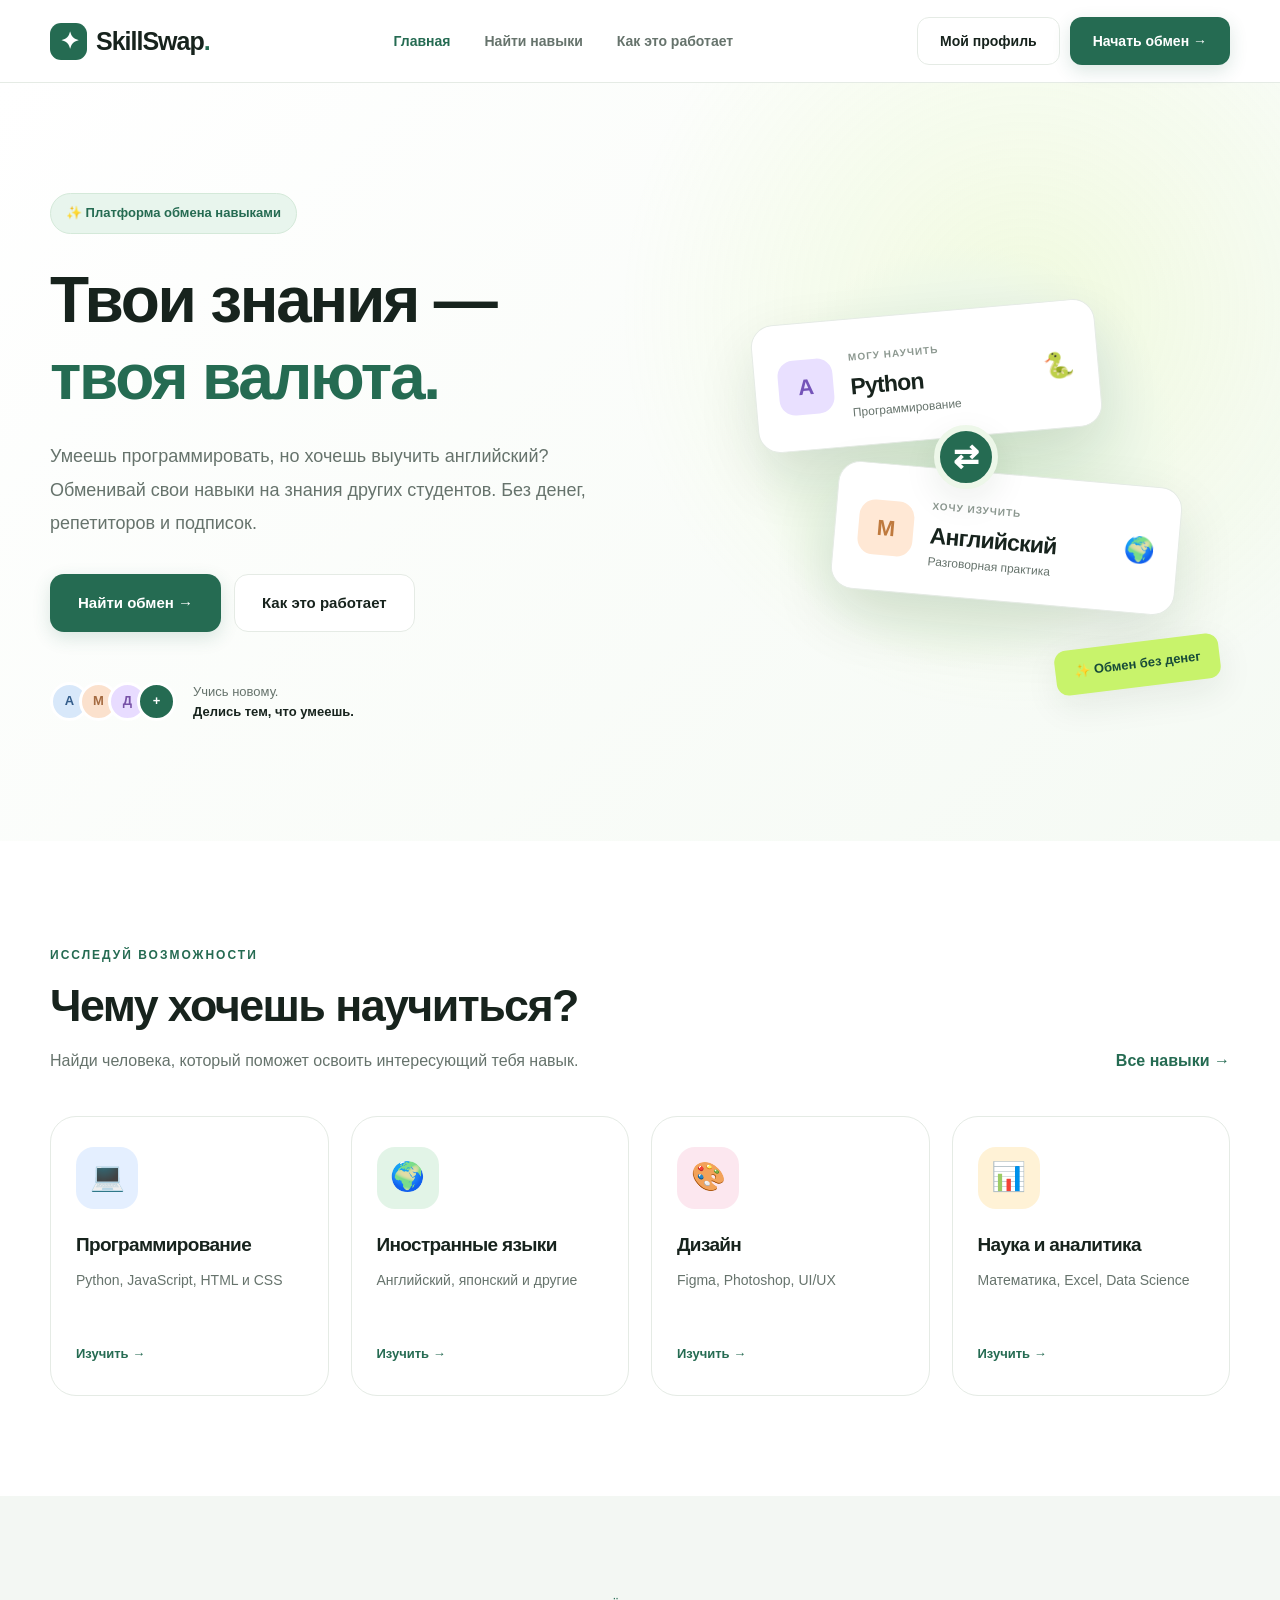
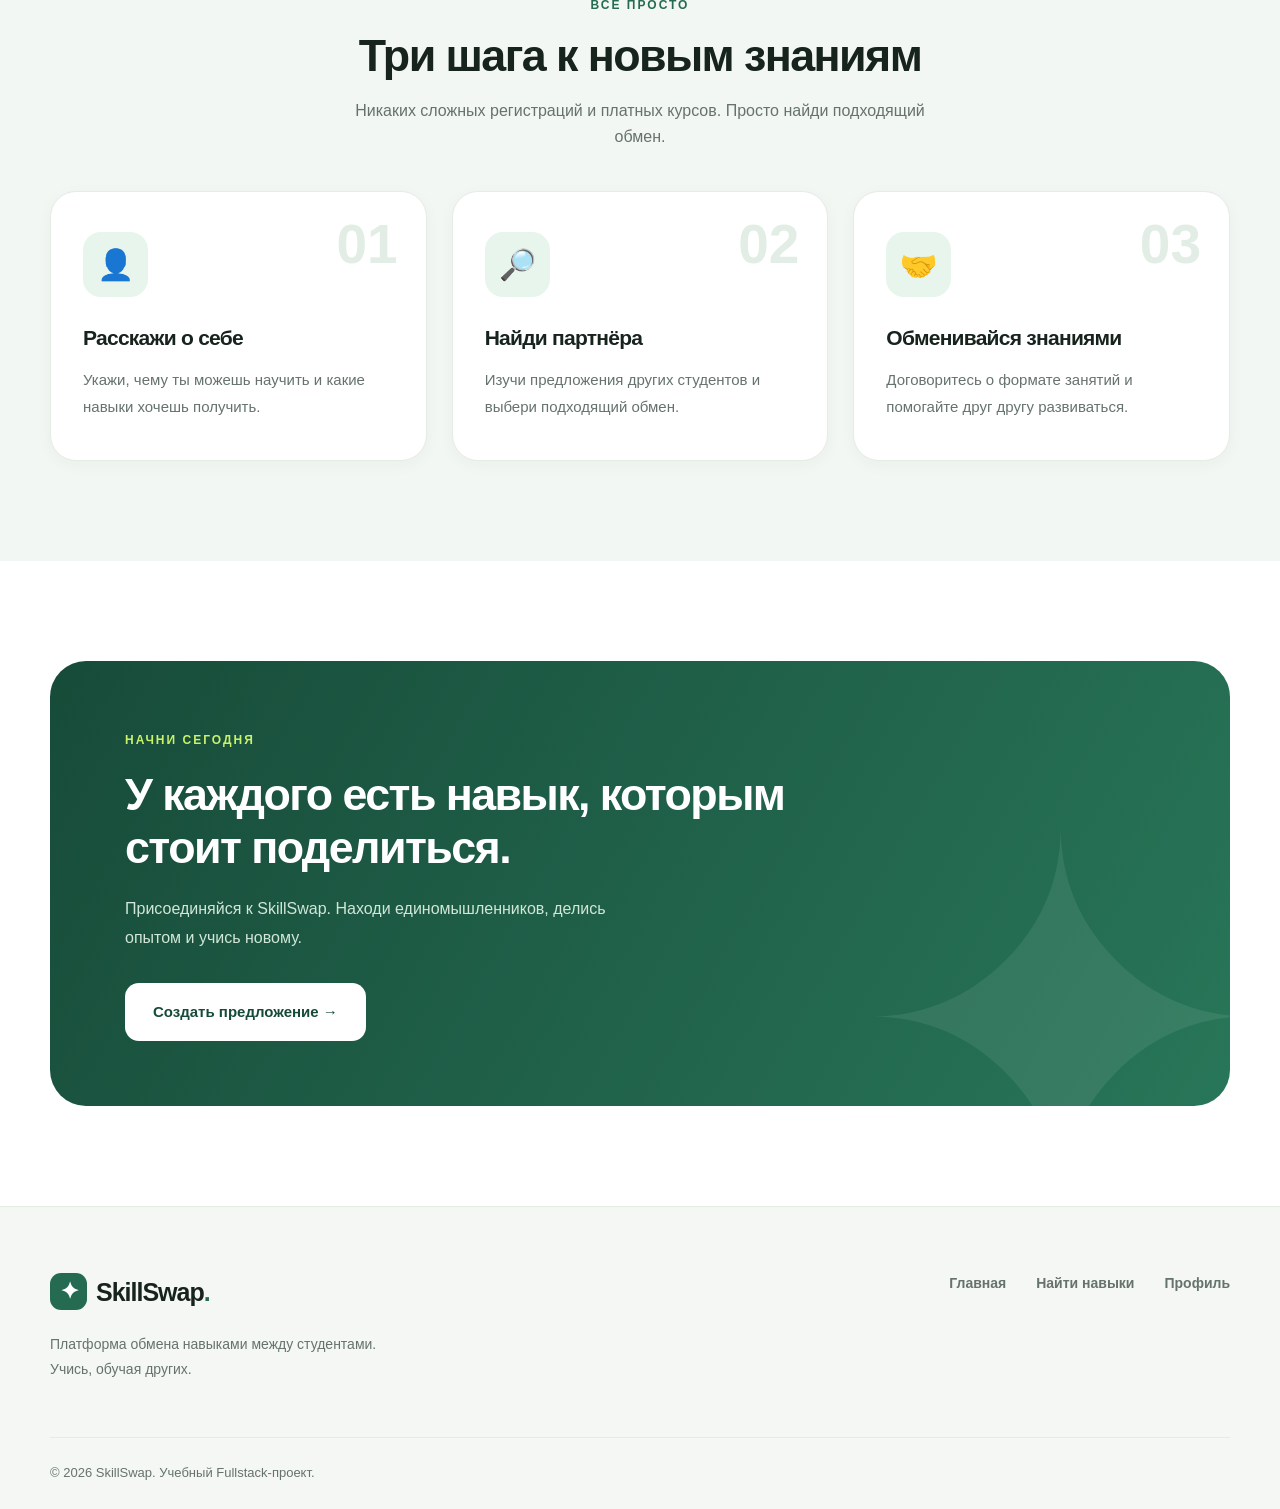
<file: index.html>
<!DOCTYPE html>
<html lang="ru">
<head>
    <meta charset="UTF-8">
    <meta name="viewport" content="width=device-width, initial-scale=1.0">

    <title>SkillSwap — Обменивайся знаниями</title>

    <link rel="stylesheet" href="css/style.css">
</head>

<body>

    <!-- НАВИГАЦИЯ -->
    <header class="header">
        <div class="container nav">

            <a href="index.html" class="logo">
                <span class="logo-icon">✦</span>
                SkillSwap<span class="logo-dot">.</span>
            </a>

            <nav class="nav-links" id="navLinks">
                <a href="index.html" class="active">Главная</a>
                <a href="offers.html">Найти навыки</a>
                <a href="#how-it-works">Как это работает</a>
            </nav>

            <div class="nav-actions">
                <a href="profile.html" class="btn btn-outline">
                    Мой профиль
                </a>

                <a href="offers.html" class="btn btn-primary">
                    Начать обмен →
                </a>
            </div>

            <button class="menu-toggle" id="menuToggle"
                    aria-label="Открыть меню"
                    aria-expanded="false">
                ☰
            </button>

        </div>
    </header>


    <main>

        <!-- ГЛАВНЫЙ ЭКРАН -->
        <section class="hero">

            <div class="container hero-grid">

                <div class="hero-content">

                    <div class="hero-badge">
                        ✨ Платформа обмена навыками
                    </div>

                    <h1>
                        Твои знания —
                        <span>твоя валюта.</span>
                    </h1>

                    <p class="hero-description">
                        Умеешь программировать, но хочешь выучить английский?
                        Обменивай свои навыки на знания других студентов.
                        Без денег, репетиторов и подписок.
                    </p>

                    <div class="hero-buttons">

                        <a href="offers.html" class="btn btn-primary btn-large">
                            Найти обмен →
                        </a>

                        <a href="#how-it-works"
                           class="btn btn-light btn-large">
                            Как это работает
                        </a>

                    </div>

                    <div class="hero-trust">

                        <div class="avatar-stack">
                            <span>А</span>
                            <span>М</span>
                            <span>Д</span>
                            <span>+</span>
                        </div>

                        <p>
                            Учись новому.<br>
                            <strong>Делись тем, что умеешь.</strong>
                        </p>

                    </div>

                </div>


                <!-- ВИЗУАЛЬНЫЙ БЛОК -->
                <div class="hero-visual">

                    <div class="visual-background"></div>

                    <div class="skill-card skill-card-one">

                        <div class="skill-avatar purple">
                            А
                        </div>

                        <div class="skill-info">
                            <span class="skill-label">МОГУ НАУЧИТЬ</span>
                            <h3>Python</h3>
                            <p>Программирование</p>
                        </div>

                        <div class="skill-icon">🐍</div>

                    </div>


                    <div class="exchange-icon">
                        ⇄
                    </div>


                    <div class="skill-card skill-card-two">

                        <div class="skill-avatar orange">
                            М
                        </div>

                        <div class="skill-info">
                            <span class="skill-label">ХОЧУ ИЗУЧИТЬ</span>
                            <h3>Английский</h3>
                            <p>Разговорная практика</p>
                        </div>

                        <div class="skill-icon">🌍</div>

                    </div>


                    <div class="floating-badge">
                        ✨ Обмен без денег
                    </div>

                </div>

            </div>

        </section>


        <!-- КАТЕГОРИИ -->
        <section class="categories section">

            <div class="container">

                <div class="section-heading">

                    <div>
                        <span class="section-label">
                            ИССЛЕДУЙ ВОЗМОЖНОСТИ
                        </span>

                        <h2>Чему хочешь научиться?</h2>

                        <p>
                            Найди человека, который поможет освоить
                            интересующий тебя навык.
                        </p>
                    </div>

                    <a href="offers.html" class="section-link">
                        Все навыки →
                    </a>

                </div>


                <div class="category-grid">

                    <a href="offers.html" class="category-card">

                        <div class="category-icon category-blue">
                            💻
                        </div>

                        <h3>Программирование</h3>

                        <p>Python, JavaScript, HTML и CSS</p>

                        <span>Изучить →</span>

                    </a>


                    <a href="offers.html" class="category-card">

                        <div class="category-icon category-green">
                            🌍
                        </div>

                        <h3>Иностранные языки</h3>

                        <p>Английский, японский и другие</p>

                        <span>Изучить →</span>

                    </a>


                    <a href="offers.html" class="category-card">

                        <div class="category-icon category-pink">
                            🎨
                        </div>

                        <h3>Дизайн</h3>

                        <p>Figma, Photoshop, UI/UX</p>

                        <span>Изучить →</span>

                    </a>


                    <a href="offers.html" class="category-card">

                        <div class="category-icon category-yellow">
                            📊
                        </div>

                        <h3>Наука и аналитика</h3>

                        <p>Математика, Excel, Data Science</p>

                        <span>Изучить →</span>

                    </a>

                </div>

            </div>

        </section>


        <!-- КАК ЭТО РАБОТАЕТ -->
        <section class="how-section section" id="how-it-works">

            <div class="container">

                <div class="section-heading centered">

                    <span class="section-label">
                        ВСЁ ПРОСТО
                    </span>

                    <h2>Три шага к новым знаниям</h2>

                    <p>
                        Никаких сложных регистраций и платных курсов.
                        Просто найди подходящий обмен.
                    </p>

                </div>


                <div class="steps-grid">

                    <div class="step-card">

                        <div class="step-number">01</div>

                        <div class="step-icon">👤</div>

                        <h3>Расскажи о себе</h3>

                        <p>
                            Укажи, чему ты можешь научить
                            и какие навыки хочешь получить.
                        </p>

                    </div>


                    <div class="step-card">

                        <div class="step-number">02</div>

                        <div class="step-icon">🔎</div>

                        <h3>Найди партнёра</h3>

                        <p>
                            Изучи предложения других студентов
                            и выбери подходящий обмен.
                        </p>

                    </div>


                    <div class="step-card">

                        <div class="step-number">03</div>

                        <div class="step-icon">🤝</div>

                        <h3>Обменивайся знаниями</h3>

                        <p>
                            Договоритесь о формате занятий
                            и помогайте друг другу развиваться.
                        </p>

                    </div>

                </div>

            </div>

        </section>


        <!-- ПРИЗЫВ К ДЕЙСТВИЮ -->
        <section class="cta-section">

            <div class="container">

                <div class="cta-box">

                    <div class="cta-content">

                        <span class="cta-label">
                            НАЧНИ СЕГОДНЯ
                        </span>

                        <h2>
                            У каждого есть навык,
                            которым стоит поделиться.
                        </h2>

                        <p>
                            Присоединяйся к SkillSwap.
                            Находи единомышленников,
                            делись опытом и учись новому.
                        </p>

                        <a href="profile.html"
                           class="btn btn-white btn-large">
                            Создать предложение →
                        </a>

                    </div>

                    <div class="cta-decoration">
                        ✦
                    </div>

                </div>

            </div>

        </section>

    </main>


    <!-- ПОДВАЛ -->
    <footer class="footer">

        <div class="container footer-content">

            <div class="footer-brand">

                <a href="index.html" class="logo">
                    <span class="logo-icon">✦</span>
                    SkillSwap<span class="logo-dot">.</span>
                </a>

                <p>
                    Платформа обмена навыками между студентами.
                    Учись, обучая других.
                </p>

            </div>


            <div class="footer-links">

                <a href="index.html">Главная</a>
                <a href="offers.html">Найти навыки</a>
                <a href="profile.html">Профиль</a>

            </div>

        </div>

        <div class="container footer-bottom">
            <p>© 2026 SkillSwap. Учебный Fullstack-проект.</p>
        </div>

    </footer>


    <script src="js/app.js"></script>

</body>
</html>
</file>
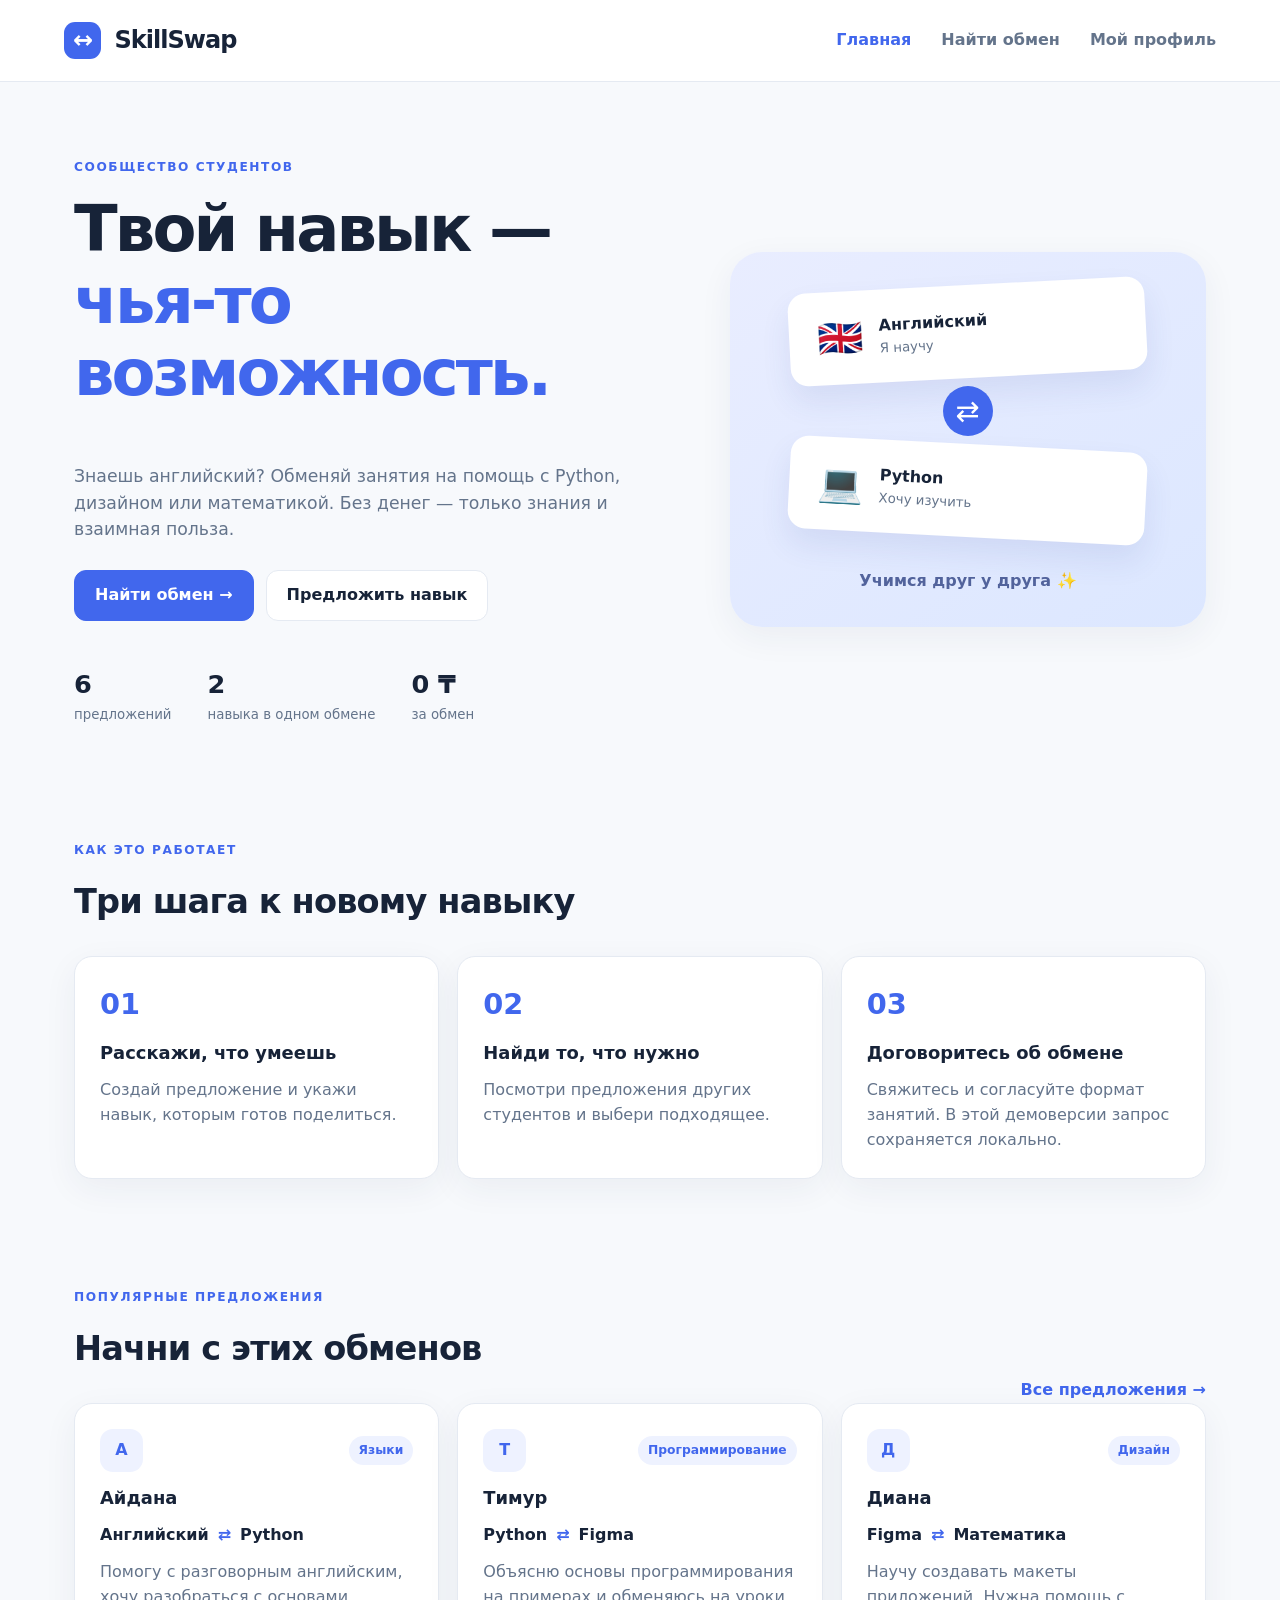
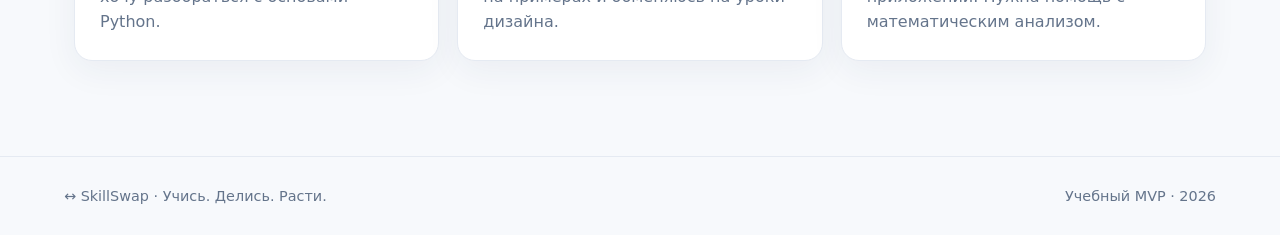
<file: skillswap/index.html>
<!doctype html><html lang="ru"><head><meta charset="utf-8"><meta name="viewport" content="width=device-width, initial-scale=1"><meta name="description" content="SkillSwap — обмен навыками между студентами"><title>SkillSwap — Обмен навыками</title><link rel="stylesheet" href="css/style.css"></head><body><header class="topbar"><a class="brand" href="index.html" aria-label="SkillSwap, главная"><span class="brand-icon">↔</span> SkillSwap</a><nav id="nav" class="nav" aria-label="Основная навигация"><a href="index.html" aria-current="page">Главная</a><a href="offers.html">Найти обмен</a><a href="profile.html">Мой профиль</a></nav><button class="menu-toggle" id="menuToggle" aria-expanded="false" aria-controls="nav">☰ <span class="sr-only">Открыть меню</span></button></header><main><section class="hero"><div class="hero-copy"><span class="eyebrow">Сообщество студентов</span><h1>Твой навык — <span>чья-то возможность.</span></h1><p>Знаешь английский? Обменяй занятия на помощь с Python, дизайном или математикой. Без денег — только знания и взаимная польза.</p><div class="actions"><a class="btn primary" href="offers.html">Найти обмен →</a><a class="btn secondary" href="profile.html">Предложить навык</a></div><div class="hero-stats"><div><strong id="offerCount">0</strong><small>предложений</small></div><div><strong>2</strong><small>навыка в одном обмене</small></div><div><strong>0 ₸</strong><small>за обмен</small></div></div></div><div class="hero-art" aria-label="Пример обмена навыками"><div class="bubble b1"><span>🇬🇧</span><div><b>Английский</b><small>Я научу</small></div></div><div class="swap-circle">⇄</div><div class="bubble b2"><span>💻</span><div><b>Python</b><small>Хочу изучить</small></div></div><div class="art-note">Учимся друг у друга ✨</div></div></section><section class="section"><div class="section-head"><div><span class="eyebrow">Как это работает</span><h2>Три шага к новому навыку</h2></div></div><div class="steps"><article class="step"><span class="step-num">01</span><h3>Расскажи, что умеешь</h3><p>Создай предложение и укажи навык, которым готов поделиться.</p></article><article class="step"><span class="step-num">02</span><h3>Найди то, что нужно</h3><p>Посмотри предложения других студентов и выбери подходящее.</p></article><article class="step"><span class="step-num">03</span><h3>Договоритесь об обмене</h3><p>Свяжитесь и согласуйте формат занятий. В этой демоверсии запрос сохраняется локально.</p></article></div></section><section class="section featured"><div class="section-head"><div><span class="eyebrow">Популярные предложения</span><h2>Начни с этих обменов</h2></div><a href="offers.html" class="text-link">Все предложения →</a></div><div class="card-grid" id="featuredCards"></div></section></main><footer class="footer"><span>↔ SkillSwap · Учись. Делись. Расти.</span><span>Учебный MVP · 2026</span></footer><script src="js/app.js" defer></script></body></html>
</file>
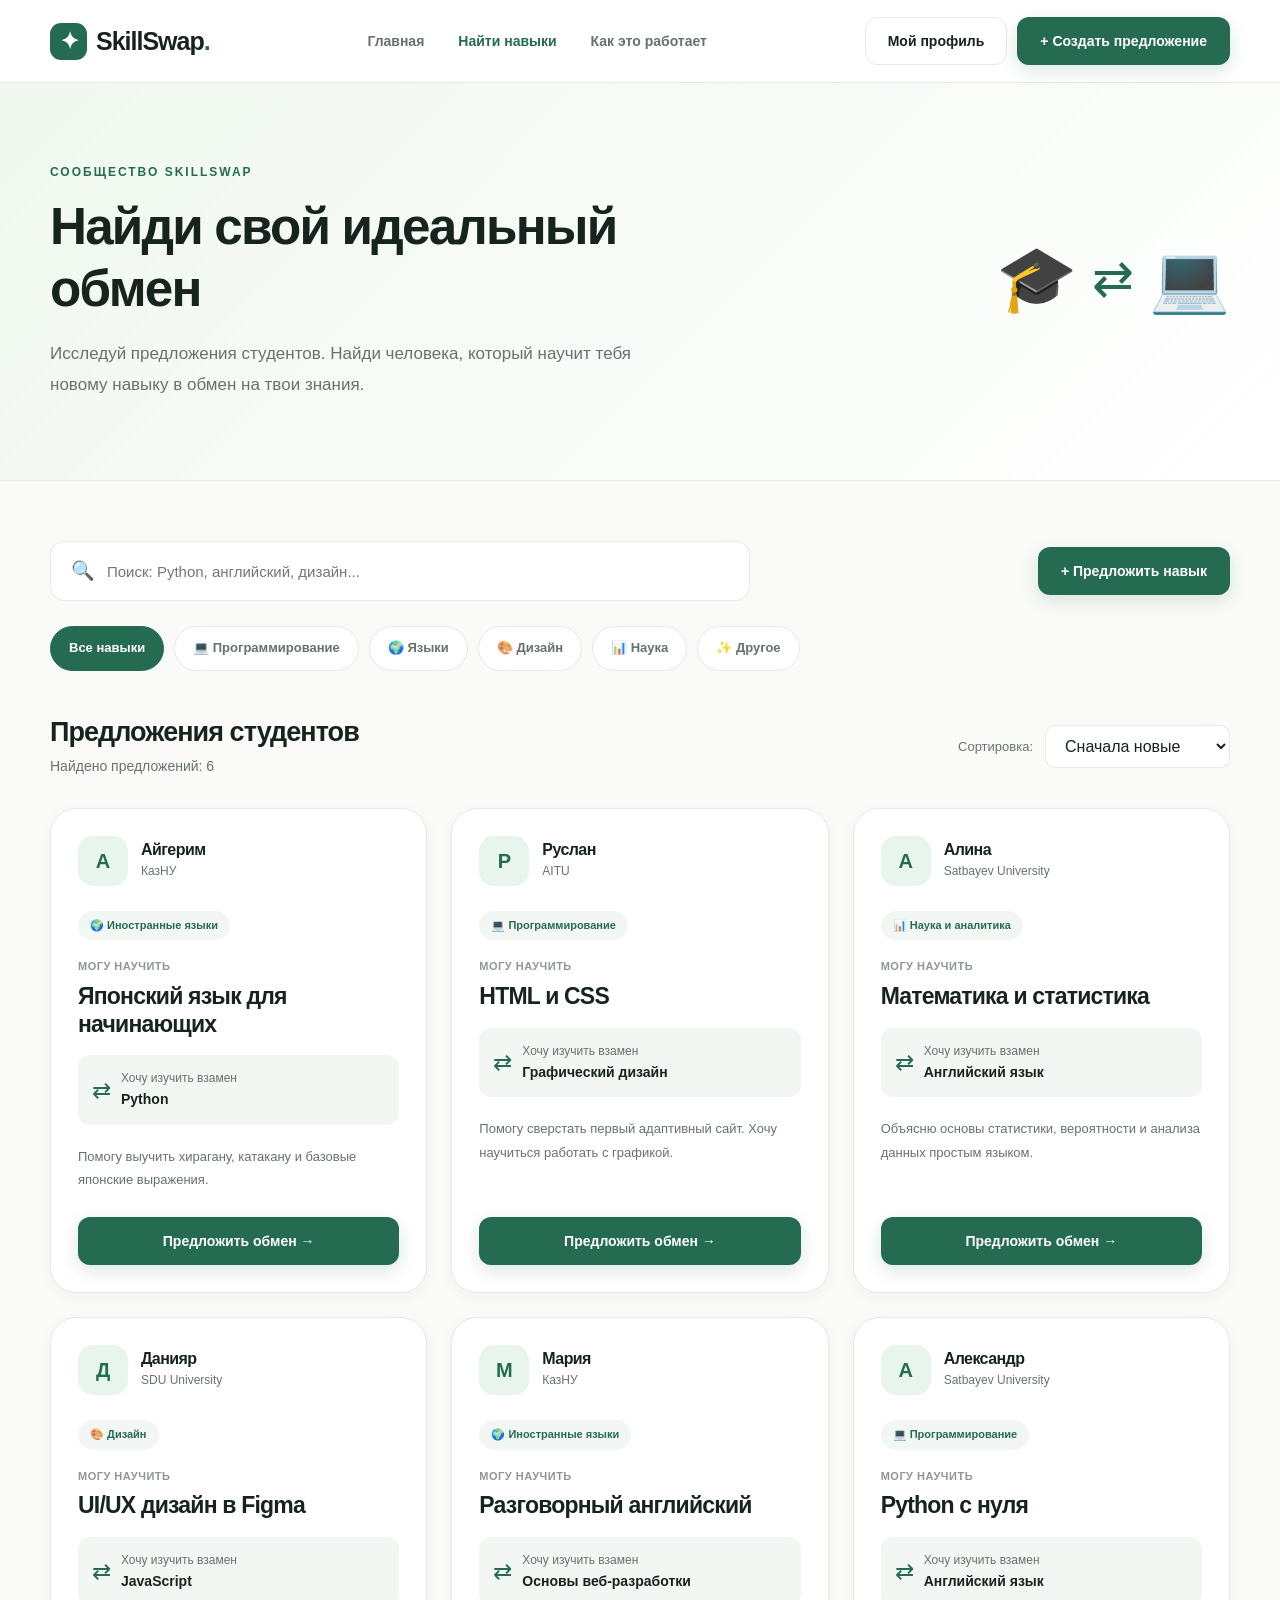
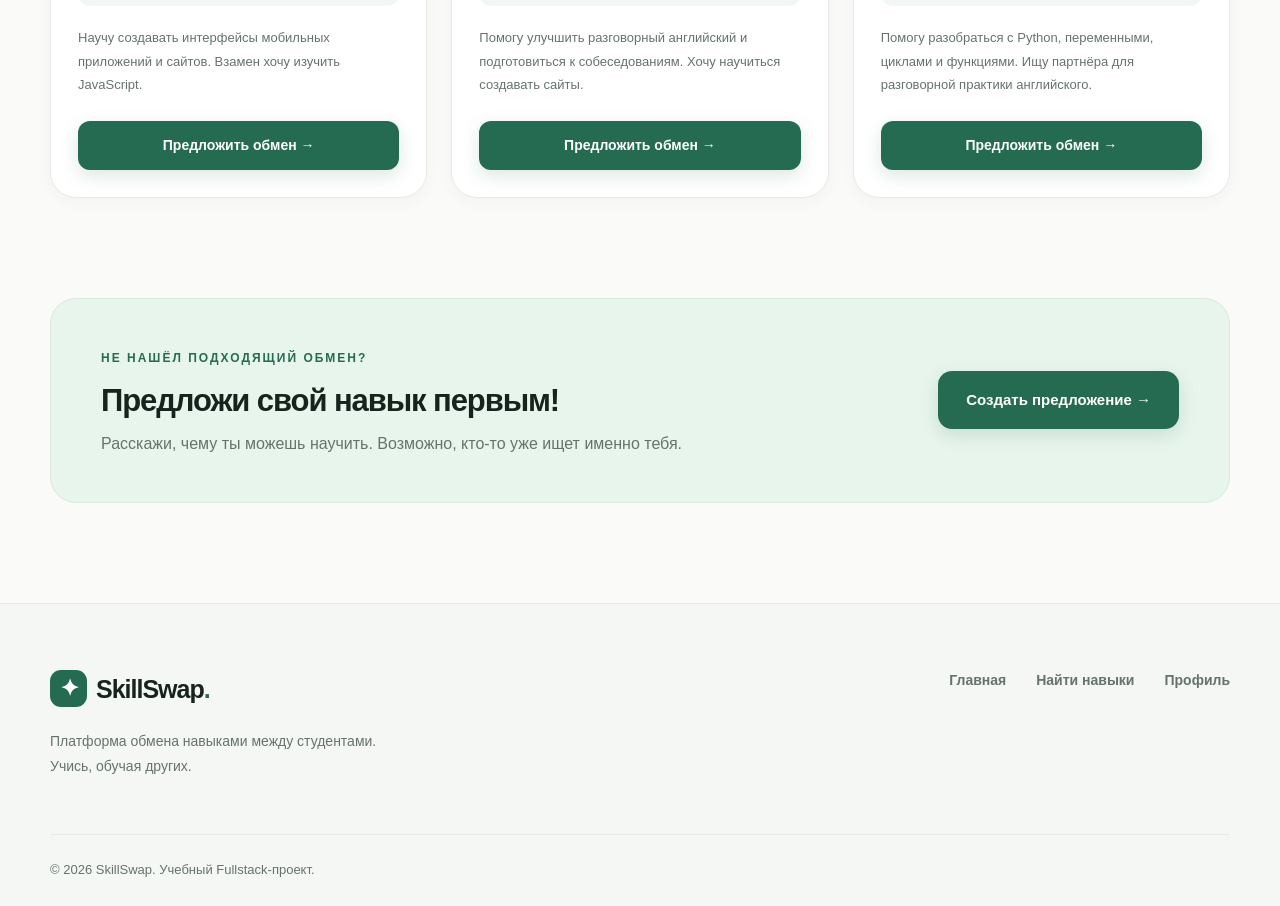
<file: offers.html>
<!DOCTYPE html>
<html lang="ru">
<head>
    <meta charset="UTF-8">
    <meta name="viewport" content="width=device-width, initial-scale=1.0">

    <title>Найти навыки — SkillSwap</title>

    <link rel="stylesheet" href="css/style.css">
</head>

<body>

    <!-- HEADER -->
    <header class="header">
        <div class="container nav">

            <a href="index.html" class="logo">
                <span class="logo-icon">✦</span>
                SkillSwap<span class="logo-dot">.</span>
            </a>

            <nav class="nav-links" id="navLinks">
                <a href="index.html">Главная</a>
                <a href="offers.html" class="active">Найти навыки</a>
                <a href="index.html#how-it-works">Как это работает</a>
            </nav>

            <div class="nav-actions">
                <a href="profile.html" class="btn btn-outline">
                    Мой профиль
                </a>

                <a href="profile.html" class="btn btn-primary">
                    + Создать предложение
                </a>
            </div>

            <button
                class="menu-toggle"
                id="menuToggle"
                type="button"
                aria-label="Открыть меню"
                aria-expanded="false">
                ☰
            </button>

        </div>
    </header>


    <main>

        <!-- ЗАГОЛОВОК -->
        <section class="catalog-hero">

            <div class="container">

                <div class="catalog-heading">

                    <div>
                        <span class="section-label">
                            СООБЩЕСТВО SKILLSWAP
                        </span>

                        <h1>Найди свой идеальный обмен</h1>

                        <p>
                            Исследуй предложения студентов.
                            Найди человека, который научит тебя
                            новому навыку в обмен на твои знания.
                        </p>
                    </div>

                    <div class="catalog-illustration" aria-hidden="true">
                        <span>🎓</span>
                        <span>⇄</span>
                        <span>💻</span>
                    </div>

                </div>

            </div>

        </section>


        <!-- КАТАЛОГ -->
        <section class="catalog-section">

            <div class="container">

                <!-- ПОИСК -->
                <div class="catalog-toolbar">

                    <div class="search-box">

                        <span class="search-icon" aria-hidden="true">
                            🔍
                        </span>

                        <input
                            type="search"
                            id="searchInput"
                            placeholder="Поиск: Python, английский, дизайн..."
                            aria-label="Поиск предложений">

                    </div>

                    <a href="profile.html" class="btn btn-primary">
                        + Предложить навык
                    </a>

                </div>


                <!-- ФИЛЬТРЫ -->
                <div class="catalog-filters" id="categoryFilters">

                    <button
                        type="button"
                        class="filter-btn active"
                        data-category="all">
                        Все навыки
                    </button>

                    <button
                        type="button"
                        class="filter-btn"
                        data-category="programming">
                        💻 Программирование
                    </button>

                    <button
                        type="button"
                        class="filter-btn"
                        data-category="languages">
                        🌍 Языки
                    </button>

                    <button
                        type="button"
                        class="filter-btn"
                        data-category="design">
                        🎨 Дизайн
                    </button>

                    <button
                        type="button"
                        class="filter-btn"
                        data-category="science">
                        📊 Наука
                    </button>

                    <button
                        type="button"
                        class="filter-btn"
                        data-category="other">
                        ✨ Другое
                    </button>

                </div>


                <!-- КОЛИЧЕСТВО ПРЕДЛОЖЕНИЙ -->
                <div class="catalog-results">

                    <div>
                        <h2>Предложения студентов</h2>

                        <p id="resultsCount">
                            Загружаем предложения...
                        </p>
                    </div>

                    <div class="catalog-sort">
                        <label for="sortSelect">Сортировка:</label>

                        <select id="sortSelect">
                            <option value="newest">Сначала новые</option>
                            <option value="az">По названию А–Я</option>
                        </select>
                    </div>

                </div>


                <!-- КАРТОЧКИ -->
                <div class="offers-grid" id="offersGrid">

                    <!--
                        Карточки создаются через JavaScript.
                        Это позволяет искать, фильтровать
                        и добавлять предложения без перезагрузки.
                    -->

                </div>


                <!-- ПУСТОЙ РЕЗУЛЬТАТ -->
                <div class="empty-state" id="emptyState" hidden>

                    <div class="empty-icon">🔎</div>

                    <h3>Ничего не найдено</h3>

                    <p>
                        Попробуй изменить поисковый запрос
                        или выбрать другую категорию.
                    </p>

                    <button
                        type="button"
                        class="btn btn-primary"
                        id="resetFilters">
                        Сбросить фильтры
                    </button>

                </div>

            </div>

        </section>


        <!-- ДОПОЛНИТЕЛЬНЫЙ БЛОК -->
        <section class="catalog-cta">

            <div class="container">

                <div class="catalog-cta-box">

                    <div>
                        <span class="section-label">
                            НЕ НАШЁЛ ПОДХОДЯЩИЙ ОБМЕН?
                        </span>

                        <h2>Предложи свой навык первым!</h2>

                        <p>
                            Расскажи, чему ты можешь научить.
                            Возможно, кто-то уже ищет именно тебя.
                        </p>
                    </div>

                    <a href="profile.html" class="btn btn-primary btn-large">
                        Создать предложение →
                    </a>

                </div>

            </div>

        </section>

    </main>


    <!-- МОДАЛЬНОЕ ОКНО -->
    <div class="modal-overlay" id="exchangeModal" hidden>

        <div
            class="modal"
            role="dialog"
            aria-modal="true"
            aria-labelledby="modalTitle">

            <div class="modal-header">

                <div>
                    <span class="section-label">
                        НОВЫЙ ОБМЕН
                    </span>

                    <h2 id="modalTitle">
                        Предложить обмен
                    </h2>
                </div>

                <button
                    type="button"
                    class="modal-close"
                    id="closeModal"
                    aria-label="Закрыть окно">
                    ×
                </button>

            </div>


            <p class="modal-description" id="modalDescription">
                Расскажи, какой навык ты можешь предложить взамен.
            </p>


            <form id="exchangeForm">

                <input type="hidden" id="selectedOfferId">

                <div class="form-group">

                    <label for="exchangeName">
                        Твоё имя
                    </label>

                    <input
                        type="text"
                        id="exchangeName"
                        placeholder="Например, Томирис"
                        maxlength="60"
                        required>

                </div>


                <div class="form-group">

                    <label for="exchangeSkill">
                        Чему ты можешь научить?
                    </label>

                    <input
                        type="text"
                        id="exchangeSkill"
                        placeholder="Например, английский язык"
                        maxlength="100"
                        required>

                </div>


                <div class="form-group">

                    <label for="exchangeMessage">
                        Сообщение
                    </label>

                    <textarea
                        id="exchangeMessage"
                        placeholder="Расскажи немного о себе и предложи формат обмена..."
                        maxlength="500"
                        required></textarea>

                </div>


                <div class="modal-actions">

                    <button
                        type="button"
                        class="btn btn-outline"
                        id="cancelExchange">
                        Отмена
                    </button>

                    <button
                        type="submit"
                        class="btn btn-primary">
                        Отправить заявку →
                    </button>

                </div>

            </form>

        </div>

    </div>


    <!-- FOOTER -->
    <footer class="footer">

        <div class="container footer-content">

            <div class="footer-brand">

                <a href="index.html" class="logo">
                    <span class="logo-icon">✦</span>
                    SkillSwap<span class="logo-dot">.</span>
                </a>

                <p>
                    Платформа обмена навыками между студентами.
                    Учись, обучая других.
                </p>

            </div>

            <div class="footer-links">
                <a href="index.html">Главная</a>
                <a href="offers.html">Найти навыки</a>
                <a href="profile.html">Профиль</a>
            </div>

        </div>

        <div class="container footer-bottom">
            <p>© 2026 SkillSwap. Учебный Fullstack-проект.</p>
        </div>

    </footer>


    <script src="js/app.js"></script>

</body>
</html>
</file>
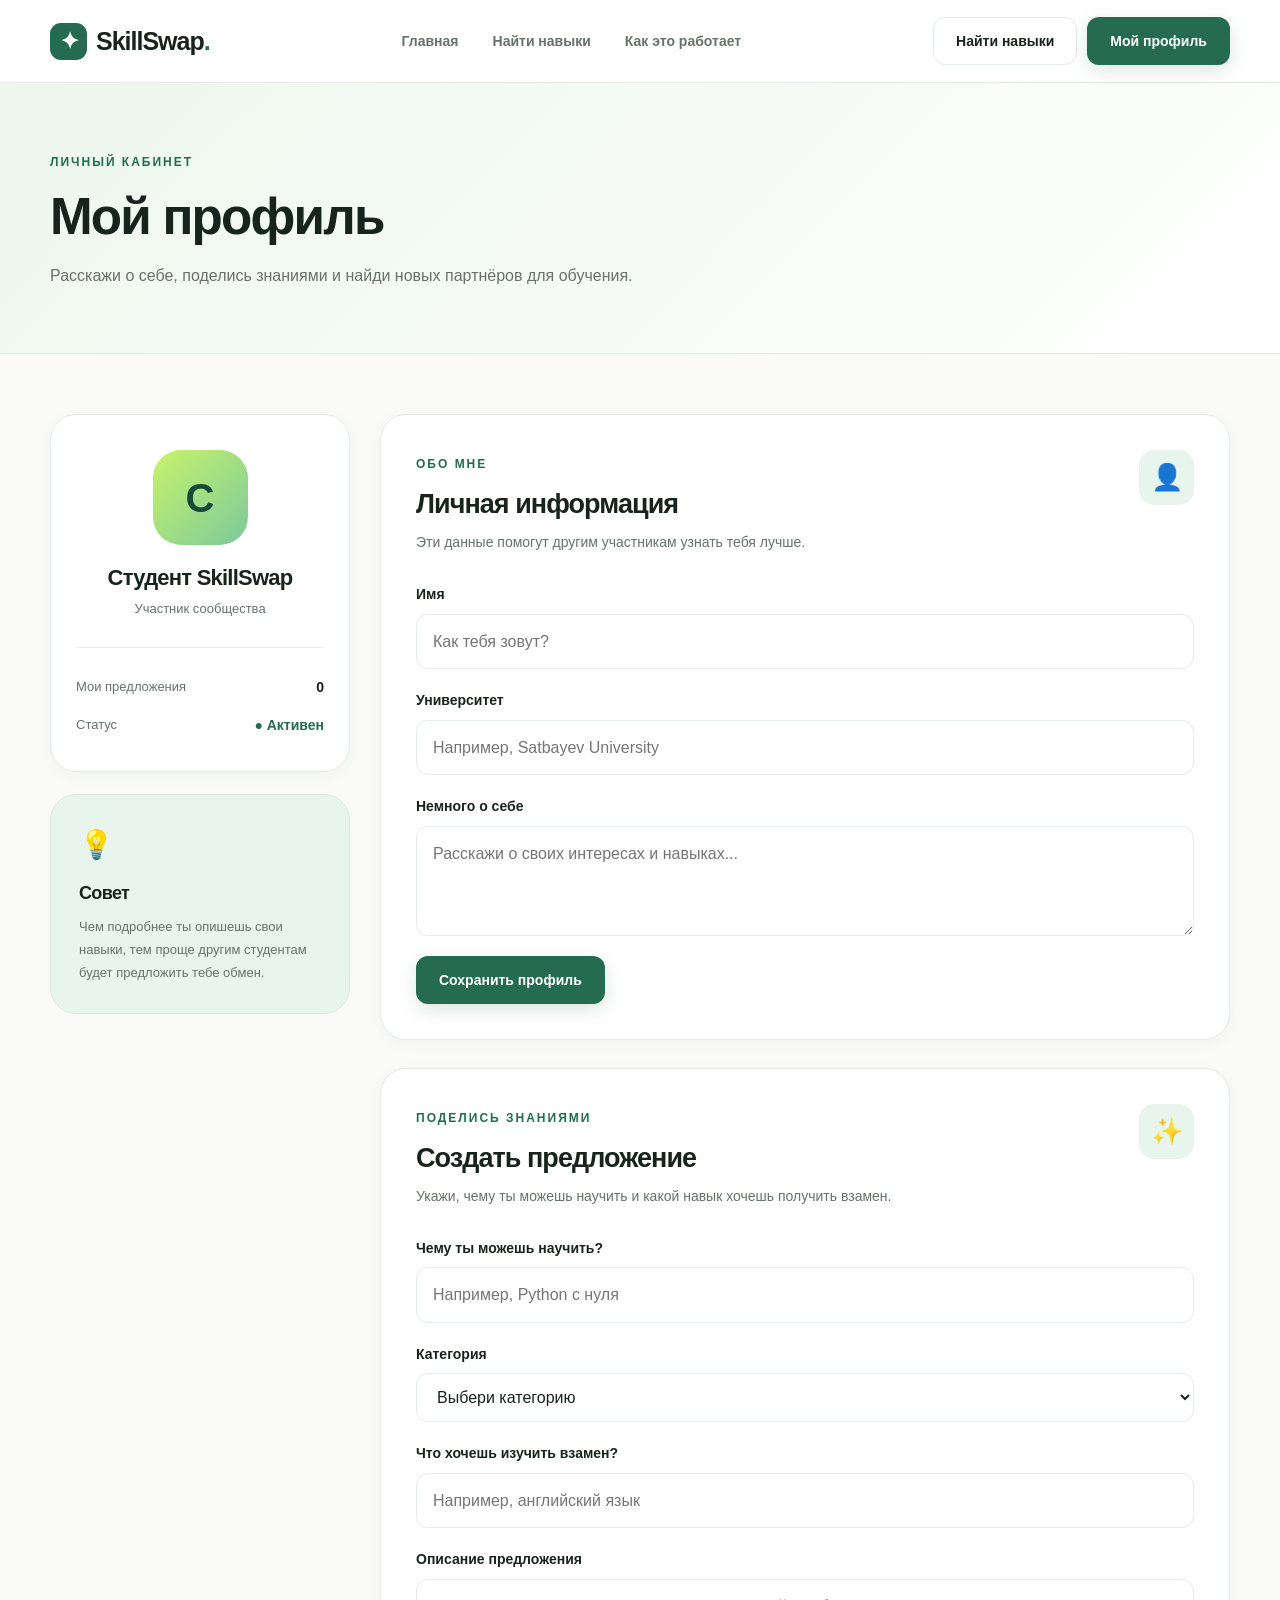
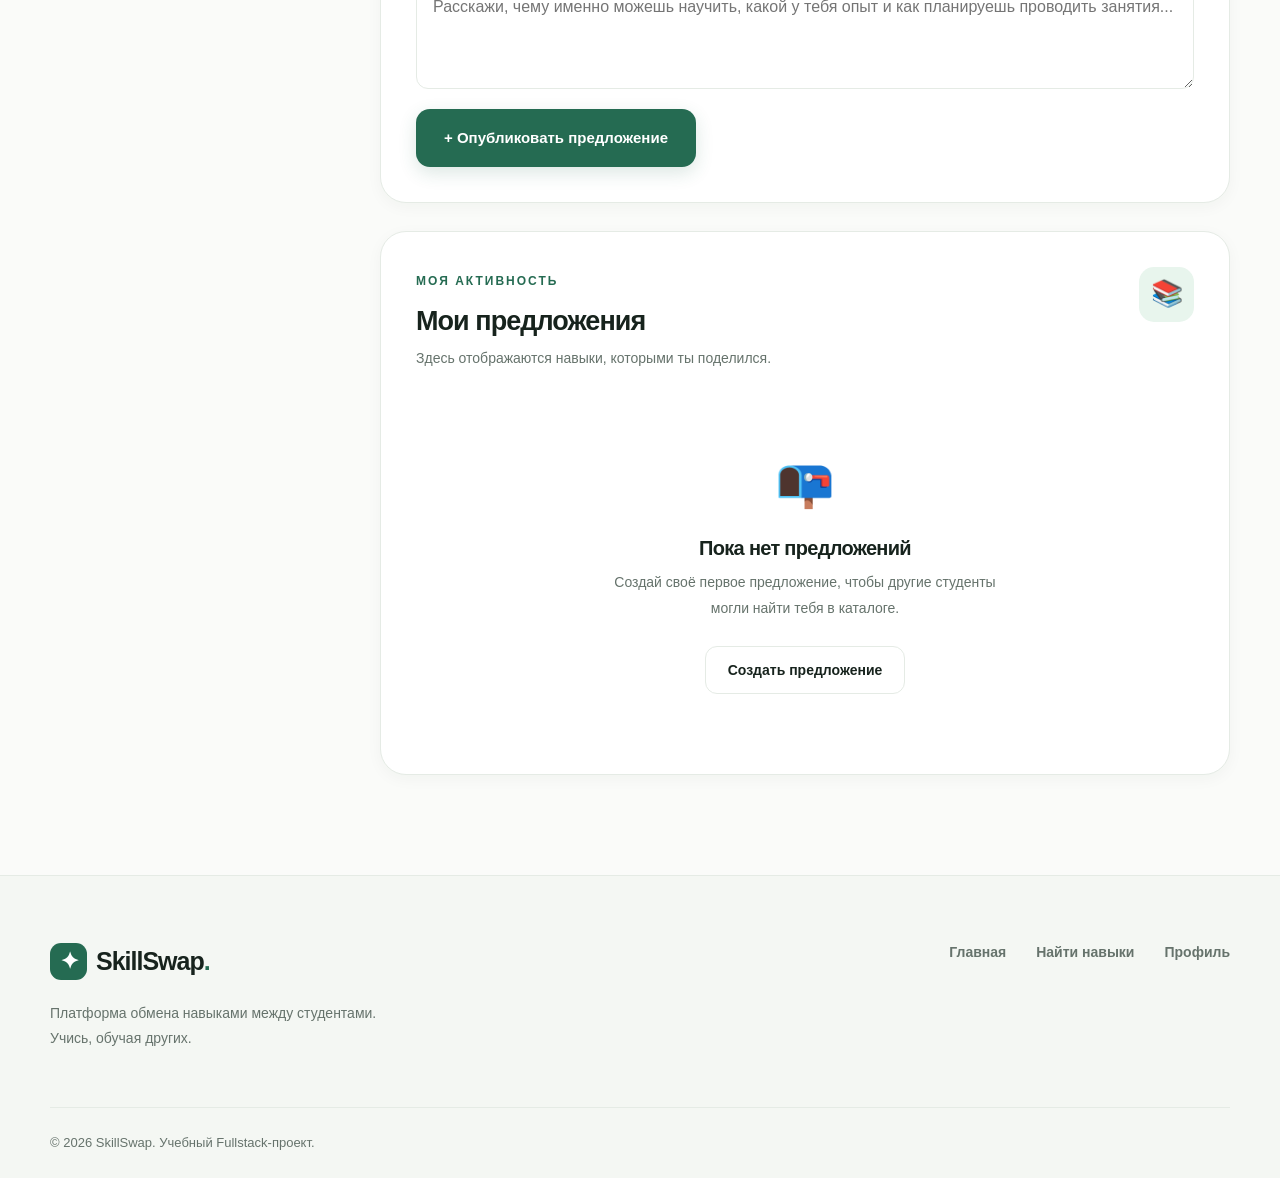
<file: profile.html>
<!DOCTYPE html>
<html lang="ru">
<head>
    <meta charset="UTF-8">
    <meta name="viewport" content="width=device-width, initial-scale=1.0">

    <title>Мой профиль — SkillSwap</title>

    <link rel="stylesheet" href="css/style.css">
</head>

<body>

    <!-- HEADER -->
    <header class="header">
        <div class="container nav">

            <a href="index.html" class="logo">
                <span class="logo-icon">✦</span>
                SkillSwap<span class="logo-dot">.</span>
            </a>

            <nav class="nav-links" id="navLinks">
                <a href="index.html">Главная</a>
                <a href="offers.html">Найти навыки</a>
                <a href="index.html#how-it-works">Как это работает</a>
            </nav>

            <div class="nav-actions">
                <a href="offers.html" class="btn btn-outline">
                    Найти навыки
                </a>

                <a href="profile.html" class="btn btn-primary">
                    Мой профиль
                </a>
            </div>

            <button
                class="menu-toggle"
                id="menuToggle"
                type="button"
                aria-label="Открыть меню"
                aria-expanded="false">
                ☰
            </button>

        </div>
    </header>


    <main>

        <!-- PROFILE HEADER -->
        <section class="profile-hero">

            <div class="container">

                <span class="section-label">
                    ЛИЧНЫЙ КАБИНЕТ
                </span>

                <h1>Мой профиль</h1>

                <p>
                    Расскажи о себе, поделись знаниями
                    и найди новых партнёров для обучения.
                </p>

            </div>

        </section>


        <!-- PROFILE CONTENT -->
        <section class="profile-section">

            <div class="container profile-layout">

                <!-- LEFT COLUMN -->
                <aside class="profile-sidebar">

                    <div class="profile-user-card">

                        <div class="profile-avatar" id="profileAvatar">
                            С
                        </div>

                        <h2 id="profileDisplayName">
                            Студент SkillSwap
                        </h2>

                        <p class="profile-role">
                            Участник сообщества
                        </p>

                        <div class="profile-divider"></div>

                        <div class="profile-stat">

                            <span>Мои предложения</span>

                            <strong id="profileOffersCount">
                                0
                            </strong>

                        </div>

                        <div class="profile-stat">

                            <span>Статус</span>

                            <strong class="profile-status">
                                ● Активен
                            </strong>

                        </div>

                    </div>


                    <div class="profile-tip">

                        <div class="profile-tip-icon">
                            💡
                        </div>

                        <h3>Совет</h3>

                        <p>
                            Чем подробнее ты опишешь свои навыки,
                            тем проще другим студентам будет
                            предложить тебе обмен.
                        </p>

                    </div>

                </aside>


                <!-- RIGHT COLUMN -->
                <div class="profile-main">

                    <!-- PERSONAL INFO -->
                    <div class="profile-panel">

                        <div class="panel-heading">

                            <div>
                                <span class="section-label">
                                    ОБО МНЕ
                                </span>

                                <h2>Личная информация</h2>

                                <p>
                                    Эти данные помогут другим
                                    участникам узнать тебя лучше.
                                </p>
                            </div>

                            <div class="panel-icon">
                                👤
                            </div>

                        </div>


                        <form id="profileForm">

                            <div class="form-group">

                                <label for="profileName">
                                    Имя
                                </label>

                                <input
                                    type="text"
                                    id="profileName"
                                    placeholder="Как тебя зовут?"
                                    maxlength="60"
                                    required>

                            </div>


                            <div class="form-group">

                                <label for="profileUniversity">
                                    Университет
                                </label>

                                <input
                                    type="text"
                                    id="profileUniversity"
                                    placeholder="Например, Satbayev University"
                                    maxlength="100">

                            </div>


                            <div class="form-group">

                                <label for="profileBio">
                                    Немного о себе
                                </label>

                                <textarea
                                    id="profileBio"
                                    placeholder="Расскажи о своих интересах и навыках..."
                                    maxlength="500"></textarea>

                            </div>


                            <button
                                type="submit"
                                class="btn btn-primary">
                                Сохранить профиль
                            </button>

                        </form>

                    </div>


                    <!-- CREATE OFFER -->
                    <div class="profile-panel" id="create-offer">

                        <div class="panel-heading">

                            <div>
                                <span class="section-label">
                                    ПОДЕЛИСЬ ЗНАНИЯМИ
                                </span>

                                <h2>Создать предложение</h2>

                                <p>
                                    Укажи, чему ты можешь научить
                                    и какой навык хочешь получить взамен.
                                </p>
                            </div>

                            <div class="panel-icon">
                                ✨
                            </div>

                        </div>


                        <form id="offerForm">

                            <div class="form-group">

                                <label for="offerTitle">
                                    Чему ты можешь научить?
                                </label>

                                <input
                                    type="text"
                                    id="offerTitle"
                                    placeholder="Например, Python с нуля"
                                    maxlength="100"
                                    required>

                            </div>


                            <div class="form-group">

                                <label for="offerCategory">
                                    Категория
                                </label>

                                <select id="offerCategory" required>

                                    <option value="">
                                        Выбери категорию
                                    </option>

                                    <option value="programming">
                                        Программирование
                                    </option>

                                    <option value="languages">
                                        Иностранные языки
                                    </option>

                                    <option value="design">
                                        Дизайн
                                    </option>

                                    <option value="science">
                                        Наука и аналитика
                                    </option>

                                    <option value="other">
                                        Другое
                                    </option>

                                </select>

                            </div>


                            <div class="form-group">

                                <label for="offerWanted">
                                    Что хочешь изучить взамен?
                                </label>

                                <input
                                    type="text"
                                    id="offerWanted"
                                    placeholder="Например, английский язык"
                                    maxlength="100"
                                    required>

                            </div>


                            <div class="form-group">

                                <label for="offerDescription">
                                    Описание предложения
                                </label>

                                <textarea
                                    id="offerDescription"
                                    placeholder="Расскажи, чему именно можешь научить, какой у тебя опыт и как планируешь проводить занятия..."
                                    maxlength="1000"
                                    required></textarea>

                            </div>


                            <button
                                type="submit"
                                class="btn btn-primary btn-large">
                                + Опубликовать предложение
                            </button>

                        </form>

                    </div>


                    <!-- MY OFFERS -->
                    <div class="profile-panel">

                        <div class="panel-heading">

                            <div>
                                <span class="section-label">
                                    МОЯ АКТИВНОСТЬ
                                </span>

                                <h2>Мои предложения</h2>

                                <p>
                                    Здесь отображаются навыки,
                                    которыми ты поделился.
                                </p>
                            </div>

                            <div class="panel-icon">
                                📚
                            </div>

                        </div>


                        <div class="my-offers-list" id="myOffersList">

                            <!--
                                Предложения будут добавляться
                                через JavaScript.
                            -->

                        </div>


                        <div class="my-offers-empty" id="myOffersEmpty">

                            <div>📭</div>

                            <h3>Пока нет предложений</h3>

                            <p>
                                Создай своё первое предложение,
                                чтобы другие студенты могли
                                найти тебя в каталоге.
                            </p>

                            <a href="#create-offer" class="btn btn-outline">
                                Создать предложение
                            </a>

                        </div>

                    </div>

                </div>

            </div>

        </section>

    </main>


    <!-- FOOTER -->
    <footer class="footer">

        <div class="container footer-content">

            <div class="footer-brand">

                <a href="index.html" class="logo">
                    <span class="logo-icon">✦</span>
                    SkillSwap<span class="logo-dot">.</span>
                </a>

                <p>
                    Платформа обмена навыками между студентами.
                    Учись, обучая других.
                </p>

            </div>

            <div class="footer-links">
                <a href="index.html">Главная</a>
                <a href="offers.html">Найти навыки</a>
                <a href="profile.html">Профиль</a>
            </div>

        </div>

        <div class="container footer-bottom">
            <p>© 2026 SkillSwap. Учебный Fullstack-проект.</p>
        </div>

    </footer>


    <script src="js/app.js"></script>

</body>
</html>
</file>
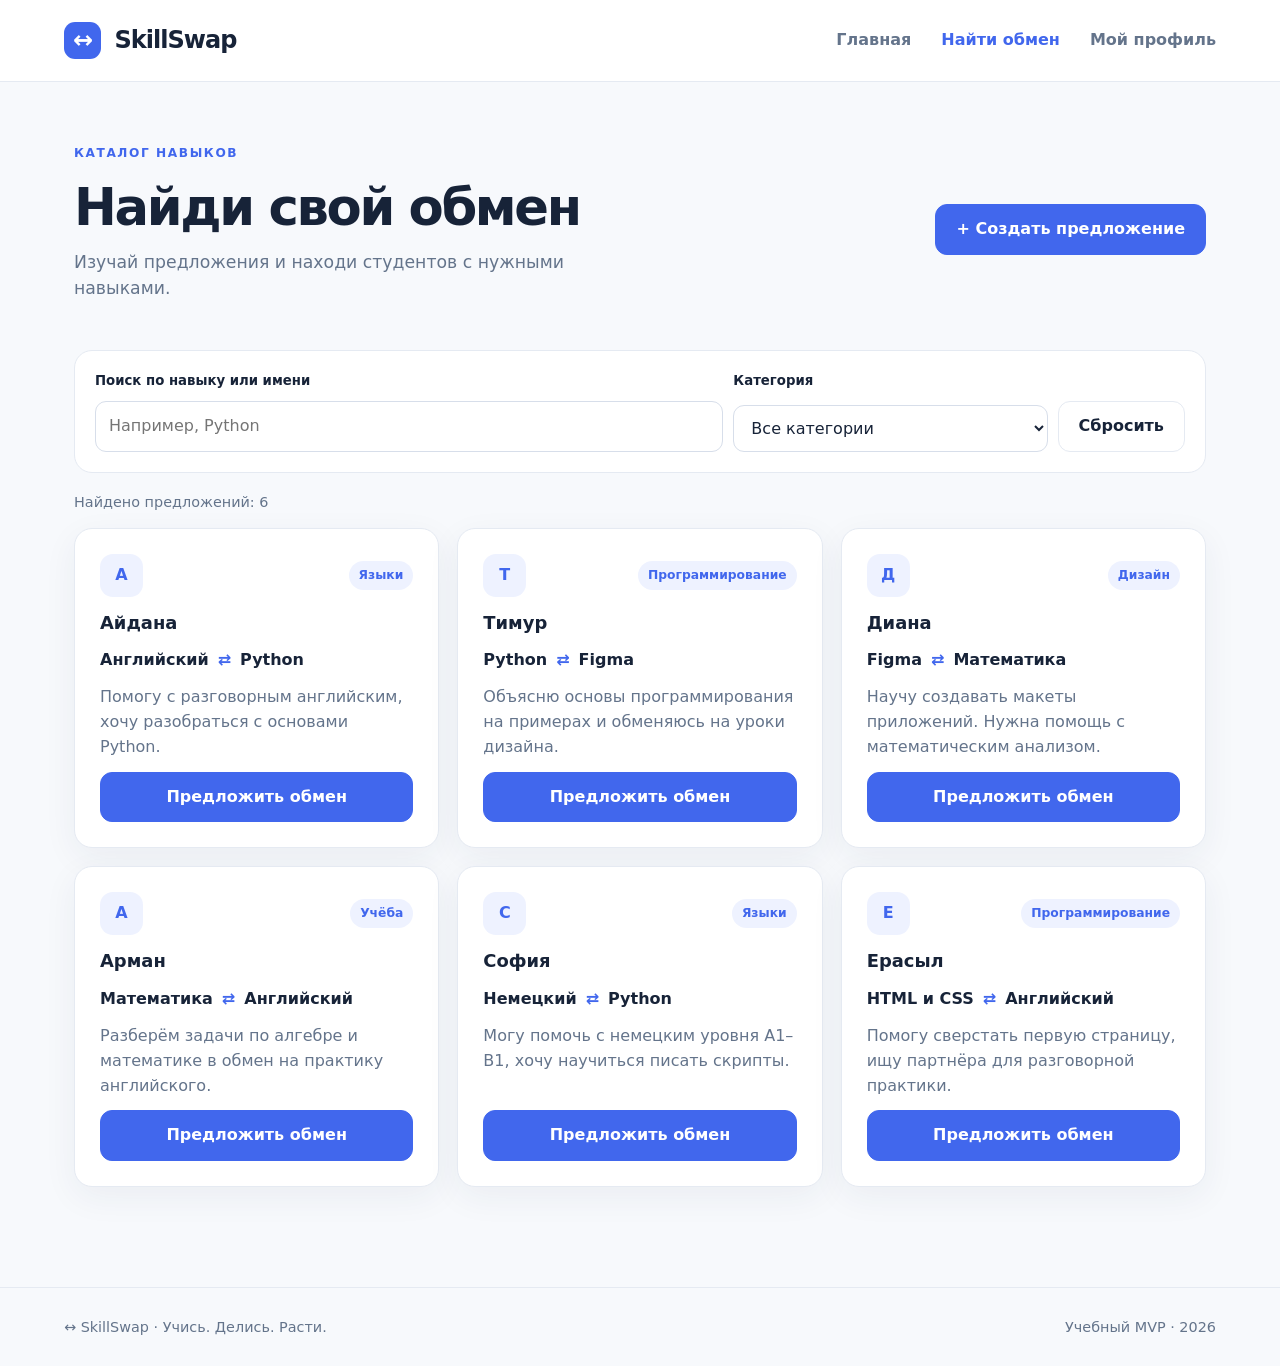
<file: skillswap/offers.html>
<!doctype html><html lang="ru"><head><meta charset="utf-8"><meta name="viewport" content="width=device-width, initial-scale=1"><title>Найти обмен — SkillSwap</title><link rel="stylesheet" href="css/style.css"></head><body><header class="topbar"><a class="brand" href="index.html"><span class="brand-icon">↔</span> SkillSwap</a><nav id="nav" class="nav" aria-label="Основная навигация"><a href="index.html">Главная</a><a href="offers.html" aria-current="page">Найти обмен</a><a href="profile.html">Мой профиль</a></nav><button class="menu-toggle" id="menuToggle" aria-expanded="false" aria-controls="nav">☰ <span class="sr-only">Открыть меню</span></button></header><main class="page"><div class="page-title"><div><span class="eyebrow">Каталог навыков</span><h1>Найди свой обмен</h1><p>Изучай предложения и находи студентов с нужными навыками.</p></div><a class="btn primary" href="profile.html">+ Создать предложение</a></div><div class="filters"><label for="search">Поиск по навыку или имени</label><input id="search" type="search" placeholder="Например, Python"><label for="category">Категория</label><select id="category"><option value="all">Все категории</option><option value="Языки">Языки</option><option value="Программирование">Программирование</option><option value="Дизайн">Дизайн</option><option value="Учёба">Учёба</option></select><button class="btn secondary" id="resetFilters" type="button">Сбросить</button></div><p class="results" id="resultCount" aria-live="polite"></p><div class="card-grid" id="offersGrid"></div><p class="empty hidden" id="emptyState">Ничего не найдено. Попробуй другой запрос.</p></main><dialog id="requestDialog" class="dialog"><form method="dialog"><button class="close" value="cancel" aria-label="Закрыть">×</button><span class="eyebrow">Запрос на обмен</span><h2 id="dialogTitle">Предложить обмен</h2><p id="dialogDescription"></p><label for="requestMessage">Сообщение студенту</label><textarea id="requestMessage" rows="4" maxlength="300" placeholder="Привет! Я могу помочь с..." required></textarea><p class="hint">Минимум 10 символов. В учебной версии запрос сохраняется на этом устройстве.</p><div class="actions"><button type="button" class="btn secondary" id="cancelRequest">Отмена</button><button type="button" class="btn primary" id="sendRequest">Сохранить запрос</button></div><p id="dialogError" class="error" role="alert"></p></form></dialog><footer class="footer"><span>↔ SkillSwap · Учись. Делись. Расти.</span><span>Учебный MVP · 2026</span></footer><script src="js/app.js" defer></script></body></html>
</file>
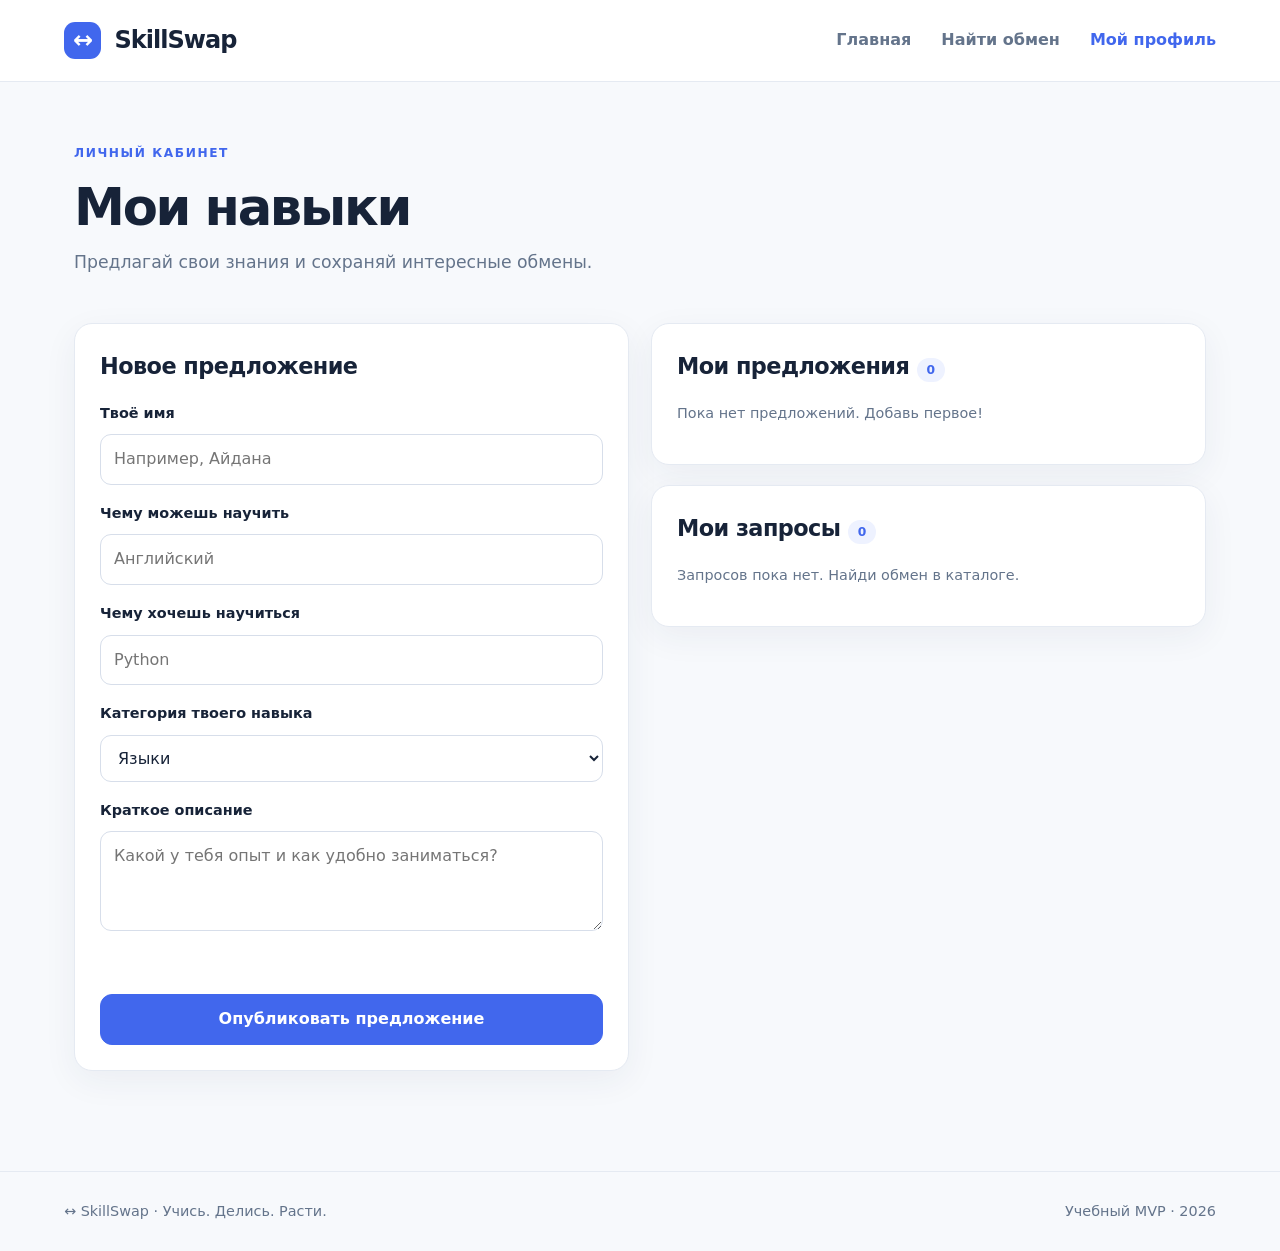
<file: skillswap/profile.html>
<!doctype html><html lang="ru"><head><meta charset="utf-8"><meta name="viewport" content="width=device-width, initial-scale=1"><title>Мой профиль — SkillSwap</title><link rel="stylesheet" href="css/style.css"></head><body><header class="topbar"><a class="brand" href="index.html"><span class="brand-icon">↔</span> SkillSwap</a><nav id="nav" class="nav" aria-label="Основная навигация"><a href="index.html">Главная</a><a href="offers.html">Найти обмен</a><a href="profile.html" aria-current="page">Мой профиль</a></nav><button class="menu-toggle" id="menuToggle" aria-expanded="false" aria-controls="nav">☰ <span class="sr-only">Открыть меню</span></button></header><main class="page"><div class="page-title"><div><span class="eyebrow">Личный кабинет</span><h1>Мои навыки</h1><p>Предлагай свои знания и сохраняй интересные обмены.</p></div></div><div class="profile-layout"><section class="panel"><h2>Новое предложение</h2><form id="offerForm" novalidate><label for="author">Твоё имя</label><input id="author" name="author" required minlength="2" maxlength="40" placeholder="Например, Айдана"><label for="teach">Чему можешь научить</label><input id="teach" name="teach" required minlength="2" maxlength="60" placeholder="Английский"><label for="learn">Чему хочешь научиться</label><input id="learn" name="learn" required minlength="2" maxlength="60" placeholder="Python"><label for="offerCategory">Категория твоего навыка</label><select id="offerCategory" name="category"><option>Языки</option><option>Программирование</option><option>Дизайн</option><option>Учёба</option></select><label for="description">Краткое описание</label><textarea id="description" name="description" rows="3" required minlength="10" maxlength="220" placeholder="Какой у тебя опыт и как удобно заниматься?"></textarea><p class="error" id="formError" role="alert"></p><button class="btn primary full" type="submit">Опубликовать предложение</button></form></section><div class="profile-side"><section class="panel"><h2>Мои предложения <span id="myCount" class="badge">0</span></h2><div id="myOffers" class="stack"></div></section><section class="panel"><h2>Мои запросы <span id="requestCount" class="badge">0</span></h2><div id="myRequests" class="stack"></div></section></div></div></main><footer class="footer"><span>↔ SkillSwap · Учись. Делись. Расти.</span><span>Учебный MVP · 2026</span></footer><script src="js/app.js" defer></script></body></html>
</file>
<file: css/style.css>
/* ========================================
   SKILLSWAP — DESIGN SYSTEM
======================================== */

:root {
    --primary: #256b52;
    --primary-dark: #174b39;
    --primary-light: #e8f5ed;

    --accent: #c8f36b;
    --accent-dark: #a9db43;

    --background: #fafbf9;
    --surface: #ffffff;
    --surface-soft: #f3f7f3;

    --text: #17231d;
    --text-secondary: #66736c;
    --text-muted: #8c9890;

    --border: #e5ebe5;

    --shadow-sm: 0 4px 16px rgba(20, 50, 30, 0.04);
    --shadow-md: 0 12px 35px rgba(20, 50, 30, 0.08);
    --shadow-lg: 0 25px 60px rgba(20, 50, 30, 0.12);

    --radius-sm: 12px;
    --radius-md: 18px;
    --radius-lg: 26px;
    --radius-xl: 36px;

    --container: 1180px;

    --transition: 0.25s ease;
}


/* ========================================
   RESET
======================================== */

* {
    margin: 0;
    padding: 0;
    box-sizing: border-box;
}

html {
    scroll-behavior: smooth;
}

body {
    font-family: "Segoe UI", Arial, sans-serif;
    background: var(--background);
    color: var(--text);
    line-height: 1.6;
    -webkit-font-smoothing: antialiased;
}

a {
    text-decoration: none;
    color: inherit;
}

button,
input,
textarea,
select {
    font: inherit;
}

button {
    cursor: pointer;
}

img {
    max-width: 100%;
    display: block;
}

.container {
    width: min(100% - 40px, var(--container));
    margin: 0 auto;
}

.section {
    padding: 100px 0;
}


/* ========================================
   TYPOGRAPHY
======================================== */

h1,
h2,
h3 {
    line-height: 1.2;
    letter-spacing: -0.035em;
}

h1 {
    font-size: clamp(44px, 5vw, 76px);
    font-weight: 800;
}

h2 {
    font-size: clamp(30px, 3.5vw, 46px);
    font-weight: 750;
}

h3 {
    font-size: 21px;
    font-weight: 700;
}

p {
    color: var(--text-secondary);
}

.section-label {
    display: inline-block;
    margin-bottom: 14px;
    color: var(--primary);
    font-size: 12px;
    font-weight: 800;
    letter-spacing: 2px;
}

.section-heading {
    display: flex;
    justify-content: space-between;
    align-items: flex-end;
    gap: 30px;
    margin-bottom: 42px;
}

.section-heading p {
    max-width: 570px;
    margin-top: 15px;
    font-size: 16px;
}

.section-heading.centered {
    display: flex;
    flex-direction: column;
    align-items: center;
    text-align: center;
    gap: 0;
}

.section-link {
    color: var(--primary);
    font-weight: 700;
    white-space: nowrap;
    transition: var(--transition);
}

.section-link:hover {
    color: var(--primary-dark);
}


/* ========================================
   BUTTONS
======================================== */

.btn {
    display: inline-flex;
    align-items: center;
    justify-content: center;
    gap: 10px;

    padding: 12px 22px;

    border: 1px solid transparent;
    border-radius: 12px;

    font-size: 14px;
    font-weight: 700;

    transition:
        background var(--transition),
        color var(--transition),
        transform var(--transition),
        box-shadow var(--transition);
}

.btn:hover {
    transform: translateY(-2px);
}

.btn-primary {
    background: var(--primary);
    color: white;
    box-shadow: 0 6px 18px rgba(37, 107, 82, 0.16);
}

.btn-primary:hover {
    background: var(--primary-dark);
    box-shadow: 0 10px 25px rgba(37, 107, 82, 0.24);
}

.btn-outline {
    background: transparent;
    border-color: var(--border);
    color: var(--text);
}

.btn-outline:hover {
    background: var(--surface-soft);
}

.btn-light {
    background: white;
    border-color: var(--border);
    color: var(--text);
}

.btn-light:hover {
    background: var(--surface-soft);
}

.btn-white {
    background: white;
    color: var(--primary-dark);
}

.btn-white:hover {
    background: var(--accent);
}

.btn-large {
    padding: 16px 27px;
    border-radius: 14px;
    font-size: 15px;
}


/* ========================================
   HEADER
======================================== */

.header {
    position: sticky;
    top: 0;
    z-index: 1000;

    background: rgba(255, 255, 255, 0.94);
    backdrop-filter: blur(16px);

    border-bottom: 1px solid var(--border);
}

.nav {
    min-height: 82px;

    display: flex;
    align-items: center;
    justify-content: space-between;

    gap: 30px;
}

.logo {
    display: inline-flex;
    align-items: center;
    gap: 9px;

    font-size: 25px;
    font-weight: 800;
    letter-spacing: -1px;

    white-space: nowrap;
}

.logo-icon {
    width: 37px;
    height: 37px;

    display: inline-flex;
    align-items: center;
    justify-content: center;

    background: var(--primary);
    color: white;

    border-radius: 11px;
    font-size: 23px;
}

.logo-dot {
    color: var(--primary);
    margin-left: -9px;
}

.nav-links {
    display: flex;
    align-items: center;
    gap: 34px;
}

.nav-links a {
    color: var(--text-secondary);
    font-size: 14px;
    font-weight: 600;

    transition: var(--transition);
}

.nav-links a:hover,
.nav-links a.active {
    color: var(--primary);
}

.nav-actions {
    display: flex;
    align-items: center;
    gap: 10px;
}

.menu-toggle {
    display: none;

    border: none;
    background: transparent;

    color: var(--text);
    font-size: 28px;
}


/* ========================================
   HERO
======================================== */

.hero {
    position: relative;
    overflow: hidden;

    padding: 110px 0 120px;

    background:
        radial-gradient(
            circle at 80% 30%,
            rgba(200, 243, 107, 0.18),
            transparent 35%
        ),
        linear-gradient(
            135deg,
            #ffffff 0%,
            #f5faf4 100%
        );
}

.hero-grid {
    display: grid;
    grid-template-columns: 1.05fr 0.95fr;
    align-items: center;
    gap: 70px;
}

.hero-content {
    position: relative;
    z-index: 2;
}

.hero-badge {
    display: inline-flex;
    align-items: center;
    gap: 8px;

    padding: 9px 15px;
    margin-bottom: 28px;

    background: var(--primary-light);
    color: var(--primary);

    border: 1px solid #d4e9d9;
    border-radius: 100px;

    font-size: 13px;
    font-weight: 700;
}

.hero h1 {
    max-width: 650px;
    margin-bottom: 25px;
}

.hero h1 span {
    display: block;
    color: var(--primary);
}

.hero-description {
    max-width: 540px;
    font-size: 18px;
    line-height: 1.85;
}

.hero-buttons {
    display: flex;
    flex-wrap: wrap;
    gap: 13px;

    margin-top: 34px;
}

.hero-trust {
    display: flex;
    align-items: center;
    gap: 17px;

    margin-top: 50px;
}

.hero-trust p {
    font-size: 13px;
    line-height: 1.5;
}

.hero-trust strong {
    color: var(--text);
}

.avatar-stack {
    display: flex;
    padding-left: 10px;
}

.avatar-stack span {
    width: 39px;
    height: 39px;

    display: flex;
    align-items: center;
    justify-content: center;

    margin-left: -10px;

    border: 3px solid white;
    border-radius: 50%;

    background: #d8e8fa;
    color: #335c8a;

    font-size: 13px;
    font-weight: 800;
}

.avatar-stack span:nth-child(2) {
    background: #fbe1cd;
    color: #a46a40;
}

.avatar-stack span:nth-child(3) {
    background: #e8dcff;
    color: #7852a8;
}

.avatar-stack span:nth-child(4) {
    background: var(--primary);
    color: white;
}


/* ========================================
   HERO VISUAL
======================================== */

.hero-visual {
    position: relative;

    min-height: 490px;

    display: flex;
    flex-direction: column;
    align-items: center;
    justify-content: center;

    gap: 34px;
}

.visual-background {
    position: absolute;

    width: 430px;
    height: 430px;

    border-radius: 50%;

    background:
        radial-gradient(
            circle,
            #dff3d9 0%,
            #eef8e8 55%,
            transparent 70%
        );

    z-index: 0;
}

.skill-card {
    position: relative;
    z-index: 2;

    display: flex;
    align-items: center;
    gap: 17px;

    width: 345px;
    min-height: 125px;

    padding: 23px;

    background: white;
    border: 1px solid var(--border);
    border-radius: 22px;

    box-shadow: var(--shadow-lg);

    transition: transform var(--transition);
}

.skill-card:hover {
    transform: translateY(-5px);
}

.skill-card-one {
    transform: rotate(-5deg);
    margin-right: 80px;
}

.skill-card-one:hover {
    transform: rotate(-5deg) translateY(-5px);
}

.skill-card-two {
    transform: rotate(5deg);
    margin-left: 80px;
}

.skill-card-two:hover {
    transform: rotate(5deg) translateY(-5px);
}

.skill-avatar {
    flex-shrink: 0;

    width: 55px;
    height: 55px;

    display: flex;
    align-items: center;
    justify-content: center;

    border-radius: 16px;

    font-size: 22px;
    font-weight: 800;
}

.skill-avatar.purple {
    background: #e9e0ff;
    color: #7554b9;
}

.skill-avatar.orange {
    background: #ffe8d5;
    color: #bf7a3e;
}

.skill-info {
    flex: 1;
}

.skill-label {
    color: var(--text-muted);
    font-size: 10px;
    font-weight: 800;
    letter-spacing: 1px;
}

.skill-info h3 {
    margin: 5px 0 3px;
    font-size: 23px;
}

.skill-info p {
    font-size: 12px;
}

.skill-icon {
    font-size: 25px;
}

.exchange-icon {
    position: absolute;
    z-index: 5;

    width: 64px;
    height: 64px;

    display: flex;
    align-items: center;
    justify-content: center;

    background: var(--primary);
    color: white;

    border: 6px solid #edf7e9;
    border-radius: 50%;

    font-size: 31px;
    font-weight: 800;

    box-shadow: var(--shadow-md);
}

.floating-badge {
    position: absolute;
    bottom: 15px;
    right: 10px;

    z-index: 4;

    padding: 12px 19px;

    background: var(--accent);
    color: var(--primary-dark);

    border-radius: 12px;

    font-size: 13px;
    font-weight: 800;

    transform: rotate(-7deg);

    box-shadow: var(--shadow-md);
}


/* ========================================
   CATEGORIES
======================================== */

.categories {
    background: white;
}

.category-grid {
    display: grid;
    grid-template-columns: repeat(4, 1fr);
    gap: 22px;
}

.category-card {
    padding: 30px 25px;

    background: white;
    border: 1px solid var(--border);
    border-radius: var(--radius-lg);

    transition:
        transform var(--transition),
        box-shadow var(--transition),
        border-color var(--transition);
}

.category-card:hover {
    transform: translateY(-7px);
    box-shadow: var(--shadow-md);
    border-color: #c5ddce;
}

.category-icon {
    width: 62px;
    height: 62px;

    display: flex;
    align-items: center;
    justify-content: center;

    margin-bottom: 25px;

    border-radius: 18px;

    font-size: 28px;
}

.category-blue {
    background: #e4efff;
}

.category-green {
    background: #e2f4e7;
}

.category-pink {
    background: #fce7ef;
}

.category-yellow {
    background: #fff2d6;
}

.category-card h3 {
    margin-bottom: 12px;
    font-size: 19px;
}

.category-card p {
    min-height: 50px;
    font-size: 14px;
}

.category-card span {
    display: inline-block;

    margin-top: 25px;

    color: var(--primary);
    font-size: 13px;
    font-weight: 800;
}


/* ========================================
   HOW IT WORKS
======================================== */

.how-section {
    background: var(--surface-soft);
}

.steps-grid {
    display: grid;
    grid-template-columns: repeat(3, 1fr);
    gap: 25px;
}

.step-card {
    position: relative;

    padding: 40px 32px;

    background: white;
    border: 1px solid var(--border);
    border-radius: var(--radius-lg);

    box-shadow: var(--shadow-sm);

    transition: var(--transition);
}

.step-card:hover {
    transform: translateY(-5px);
    box-shadow: var(--shadow-md);
}

.step-number {
    position: absolute;
    top: 25px;
    right: 28px;

    color: #e2eee5;

    font-size: 55px;
    font-weight: 900;
    line-height: 1;
}

.step-icon {
    width: 65px;
    height: 65px;

    display: flex;
    align-items: center;
    justify-content: center;

    margin-bottom: 28px;

    background: var(--primary-light);
    border-radius: 18px;

    font-size: 30px;
}

.step-card h3 {
    margin-bottom: 15px;
}

.step-card p {
    font-size: 15px;
    line-height: 1.8;
}


/* ========================================
   CTA
======================================== */

.cta-section {
    padding: 100px 0;
    background: white;
}

.cta-box {
    position: relative;
    overflow: hidden;

    display: flex;
    align-items: center;

    min-height: 380px;

    padding: 65px 75px;

    background:
        linear-gradient(
            120deg,
            #174b39,
            #287659
        );

    border-radius: var(--radius-xl);
}

.cta-content {
    position: relative;
    z-index: 2;

    max-width: 660px;
}

.cta-label {
    display: inline-block;

    margin-bottom: 18px;

    color: var(--accent);

    font-size: 12px;
    font-weight: 800;
    letter-spacing: 2px;
}

.cta-content h2 {
    color: white;
    margin-bottom: 20px;
}

.cta-content p {
    max-width: 540px;

    margin-bottom: 30px;

    color: #d1e7d9;

    font-size: 16px;
    line-height: 1.8;
}

.cta-decoration {
    position: absolute;

    right: -40px;
    bottom: -170px;

    color: rgba(255, 255, 255, 0.08);

    font-size: 500px;
    line-height: 1;

    pointer-events: none;
}


/* ========================================
   FOOTER
======================================== */

.footer {
    padding: 65px 0 25px;

    background: #f4f7f3;
    border-top: 1px solid var(--border);
}

.footer-content {
    display: flex;
    justify-content: space-between;
    gap: 40px;

    padding-bottom: 55px;
}

.footer-brand {
    max-width: 360px;
}

.footer-brand p {
    margin-top: 20px;
    font-size: 14px;
    line-height: 1.8;
}

.footer-links {
    display: flex;
    align-items: flex-start;
    gap: 30px;
}

.footer-links a {
    color: var(--text-secondary);
    font-size: 14px;
    font-weight: 600;
}

.footer-links a:hover {
    color: var(--primary);
}

.footer-bottom {
    padding-top: 25px;

    border-top: 1px solid var(--border);
}

.footer-bottom p {
    font-size: 13px;
}


/* ========================================
   FORMS — BASE STYLES
======================================== */

.form-group {
    display: flex;
    flex-direction: column;
    gap: 8px;

    margin-bottom: 20px;
}

.form-group label {
    font-size: 14px;
    font-weight: 700;
}

.form-group input,
.form-group select,
.form-group textarea {
    width: 100%;

    padding: 14px 16px;

    background: white;
    color: var(--text);

    border: 1px solid var(--border);
    border-radius: var(--radius-sm);

    outline: none;

    transition: var(--transition);
}

.form-group input:focus,
.form-group select:focus,
.form-group textarea:focus {
    border-color: var(--primary);
    box-shadow: 0 0 0 4px var(--primary-light);
}

.form-group textarea {
    resize: vertical;
    min-height: 110px;
}


/* ========================================
   ACCESSIBILITY
======================================== */

:focus-visible {
    outline: 3px solid var(--primary);
    outline-offset: 3px;
}

button:disabled {
    opacity: 0.5;
    cursor: not-allowed;
}


/* ========================================
   RESPONSIVE — TABLET
======================================== */

@media (max-width: 1100px) {

    .nav-links {
        gap: 18px;
    }

    .nav-actions {
        gap: 6px;
    }

    .hero-grid {
        gap: 35px;
    }

    .category-grid {
        grid-template-columns: repeat(2, 1fr);
    }

    .skill-card {
        width: 310px;
    }

}


/* ========================================
   RESPONSIVE — MOBILE
======================================== */

@media (max-width: 768px) {

    .container {
        width: min(100% - 32px, var(--container));
    }

    .section {
        padding: 70px 0;
    }

    .nav {
        min-height: 72px;
    }

    .logo {
        font-size: 23px;
    }

    .nav-actions {
        display: none;
    }

    .menu-toggle {
        display: block;
    }

    .nav-links {
        display: none;

        position: absolute;
        top: 72px;
        left: 0;
        right: 0;

        flex-direction: column;
        align-items: stretch;
        gap: 0;

        padding: 15px 20px 25px;

        background: white;
        border-bottom: 1px solid var(--border);

        box-shadow: var(--shadow-md);
    }

    .nav-links.open {
        display: flex;
    }

    .nav-links a {
        padding: 13px 10px;
        font-size: 15px;
    }

    .hero {
        padding: 65px 0 75px;
    }

    .hero-grid {
        grid-template-columns: 1fr;
        gap: 30px;
    }

    .hero-content {
        text-align: center;
    }

    .hero h1 {
        font-size: clamp(40px, 9vw, 60px);
    }

    .hero-description {
        margin: 0 auto;
        font-size: 16px;
    }

    .hero-buttons {
        justify-content: center;
    }

    .hero-trust {
        justify-content: center;
        margin-top: 35px;
    }

    .hero-visual {
        min-height: 390px;
    }

    .visual-background {
        width: 350px;
        height: 350px;
    }

    .skill-card {
        width: 290px;
        min-height: 110px;
        padding: 18px;
    }

    .skill-card-one {
        margin-right: 35px;
    }

    .skill-card-two {
        margin-left: 35px;
    }

    .section-heading {
        flex-direction: column;
        align-items: flex-start;
        gap: 15px;
    }

    .section-heading.centered {
        align-items: center;
    }

    .steps-grid {
        grid-template-columns: 1fr;
    }

    .cta-section {
        padding: 70px 0;
    }

    .cta-box {
        padding: 45px 30px;
        min-height: auto;
    }

    .cta-decoration {
        font-size: 320px;
        right: -80px;
        bottom: -100px;
    }

    .footer-content {
        flex-direction: column;
    }

    .footer-links {
        flex-wrap: wrap;
    }

}


/* ========================================
   RESPONSIVE — SMALL MOBILE
======================================== */

@media (max-width: 480px) {

    .hero h1 {
        font-size: 39px;
    }

    .hero-buttons {
        flex-direction: column;
    }

    .hero-buttons .btn {
        width: 100%;
    }

    .hero-visual {
        min-height: 340px;
    }

    .visual-background {
        width: 280px;
        height: 280px;
    }

    .skill-card {
        width: 250px;
        gap: 10px;
    }

    .skill-avatar {
        width: 45px;
        height: 45px;
    }

    .skill-info h3 {
        font-size: 19px;
    }

    .skill-icon {
        font-size: 20px;
    }

    .floating-badge {
        right: 0;
        bottom: 0;
    }

    .category-grid {
        grid-template-columns: 1fr;
    }

    .category-card {
        padding: 25px;
    }

    .step-card {
        padding: 32px 25px;
    }

    .cta-box {
        padding: 40px 25px;
    }

    .cta-content h2 {
        font-size: 30px;
    }

    .footer-links {
        flex-direction: column;
        gap: 15px;
    }

}


/* ========================================
   REDUCED MOTION
======================================== */

@media (prefers-reduced-motion: reduce) {

    *,
    *::before,
    *::after {
        scroll-behavior: auto !important;
        transition-duration: 0.01ms !important;
        animation-duration: 0.01ms !important;
    }

}
/* ========================================
   CATALOG PAGE
======================================== */

.catalog-hero {
    padding: 75px 0 80px;

    background: linear-gradient(
        135deg,
        #f0f8ef,
        #ffffff
    );

    border-bottom: 1px solid var(--border);
}

.catalog-heading {
    display: flex;
    align-items: center;
    justify-content: space-between;
    gap: 40px;
}

.catalog-heading h1 {
    max-width: 700px;
    margin-bottom: 20px;
    font-size: clamp(36px, 4vw, 58px);
}

.catalog-heading p {
    max-width: 610px;
    font-size: 17px;
    line-height: 1.8;
}

.catalog-illustration {
    display: flex;
    align-items: center;
    gap: 15px;

    font-size: 65px;
}

.catalog-illustration span:nth-child(2) {
    color: var(--primary);
    font-size: 50px;
}


/* CATALOG CONTENT */

.catalog-section {
    padding: 60px 0 100px;
    background: var(--background);
}

.catalog-toolbar {
    display: flex;
    align-items: center;
    justify-content: space-between;
    gap: 20px;

    margin-bottom: 25px;
}

.search-box {
    display: flex;
    align-items: center;
    gap: 12px;

    flex: 1;
    max-width: 700px;

    padding: 0 20px;

    background: white;
    border: 1px solid var(--border);
    border-radius: 14px;

    transition: var(--transition);
}

.search-box:focus-within {
    border-color: var(--primary);
    box-shadow: 0 0 0 4px var(--primary-light);
}

.search-icon {
    font-size: 19px;
}

.search-box input {
    width: 100%;
    height: 58px;

    border: none;
    outline: none;

    background: transparent;

    color: var(--text);
    font-size: 15px;
}


/* FILTERS */

.catalog-filters {
    display: flex;
    flex-wrap: wrap;
    gap: 10px;

    margin-bottom: 45px;
}

.filter-btn {
    padding: 11px 18px;

    background: white;
    color: var(--text-secondary);

    border: 1px solid var(--border);
    border-radius: 100px;

    font-size: 13px;
    font-weight: 700;

    transition: var(--transition);
}

.filter-btn:hover {
    border-color: var(--primary);
    color: var(--primary);
}

.filter-btn.active {
    background: var(--primary);
    border-color: var(--primary);
    color: white;
}


/* RESULTS */

.catalog-results {
    display: flex;
    align-items: center;
    justify-content: space-between;
    gap: 25px;

    margin-bottom: 30px;
}

.catalog-results h2 {
    font-size: 27px;
}

.catalog-results p {
    margin-top: 7px;
    font-size: 14px;
}

.catalog-sort {
    display: flex;
    align-items: center;
    gap: 12px;
}

.catalog-sort label {
    color: var(--text-secondary);
    font-size: 13px;
}

.catalog-sort select {
    padding: 11px 15px;

    background: white;
    border: 1px solid var(--border);
    border-radius: 10px;

    color: var(--text);
}


/* OFFER CARDS */

.offers-grid {
    display: grid;
    grid-template-columns: repeat(3, minmax(0, 1fr));
    gap: 24px;
}

.offer-card {
    display: flex;
    flex-direction: column;

    padding: 27px;

    background: white;
    border: 1px solid var(--border);
    border-radius: var(--radius-lg);

    box-shadow: var(--shadow-sm);

    transition: var(--transition);
}

.offer-card:hover {
    transform: translateY(-5px);
    box-shadow: var(--shadow-md);
}

.offer-card-header {
    display: flex;
    align-items: center;
    gap: 13px;

    margin-bottom: 25px;
}

.offer-avatar {
    width: 50px;
    height: 50px;

    display: flex;
    align-items: center;
    justify-content: center;

    flex-shrink: 0;

    background: var(--primary-light);
    color: var(--primary);

    border-radius: 15px;

    font-size: 20px;
    font-weight: 800;
}

.offer-author h3 {
    font-size: 16px;
}

.offer-author p {
    margin-top: 3px;
    font-size: 12px;
}

.offer-category {
    display: inline-block;
    align-self: flex-start;

    margin-bottom: 18px;
    padding: 6px 12px;

    background: var(--surface-soft);
    color: var(--primary);

    border-radius: 100px;

    font-size: 11px;
    font-weight: 800;
}

.offer-skill-label {
    color: var(--text-muted);
    font-size: 11px;
    font-weight: 800;
    letter-spacing: 0.5px;
}

.offer-skill-title {
    margin: 7px 0 17px;
    font-size: 23px;
}

.offer-exchange {
    display: flex;
    align-items: center;
    gap: 10px;

    margin-bottom: 20px;
    padding: 14px;

    background: var(--surface-soft);
    border-radius: 12px;
}

.offer-exchange-icon {
    color: var(--primary);
    font-size: 23px;
}

.offer-exchange p {
    font-size: 12px;
}

.offer-exchange strong {
    display: block;
    color: var(--text);
    font-size: 14px;
}

.offer-description {
    flex: 1;

    margin-bottom: 25px;

    font-size: 13px;
    line-height: 1.8;
}

.offer-card .btn {
    width: 100%;
}


/* EMPTY STATE */

.empty-state {
    padding: 75px 20px;

    background: white;
    border: 1px dashed var(--border);
    border-radius: var(--radius-lg);

    text-align: center;
}

.empty-state[hidden] {
    display: none;
}

.empty-icon {
    margin-bottom: 20px;
    font-size: 55px;
}

.empty-state h3 {
    margin-bottom: 10px;
}

.empty-state p {
    margin-bottom: 25px;
}


/* CATALOG CTA */

.catalog-cta {
    padding: 0 0 100px;
    background: var(--background);
}

.catalog-cta-box {
    display: flex;
    align-items: center;
    justify-content: space-between;
    gap: 40px;

    padding: 45px 50px;

    background: var(--primary-light);
    border: 1px solid #d7eadb;
    border-radius: var(--radius-lg);
}

.catalog-cta-box h2 {
    margin-bottom: 12px;
    font-size: 31px;
}

.catalog-cta-box p {
    max-width: 600px;
}

.catalog-cta-box .btn {
    white-space: nowrap;
}


/* ========================================
   MODAL WINDOW
======================================== */

.modal-overlay {
    position: fixed;
    inset: 0;
    z-index: 2000;

    display: flex;
    align-items: center;
    justify-content: center;

    padding: 20px;

    background: rgba(13, 30, 21, 0.6);
    backdrop-filter: blur(5px);
}

.modal-overlay[hidden] {
    display: none;
}

.modal {
    width: 100%;
    max-width: 530px;
    max-height: 90vh;

    overflow-y: auto;

    padding: 35px;

    background: white;
    border-radius: 25px;

    box-shadow: var(--shadow-lg);
}

.modal-header {
    display: flex;
    align-items: flex-start;
    justify-content: space-between;
    gap: 20px;

    margin-bottom: 15px;
}

.modal-header h2 {
    font-size: 29px;
}

.modal-close {
    width: 38px;
    height: 38px;

    display: flex;
    align-items: center;
    justify-content: center;

    flex-shrink: 0;

    background: var(--surface-soft);
    border: none;
    border-radius: 10px;

    color: var(--text);
    font-size: 28px;
}

.modal-description {
    margin-bottom: 25px;
    font-size: 14px;
}

.modal-actions {
    display: flex;
    justify-content: flex-end;
    gap: 10px;

    margin-top: 25px;
}


/* ========================================
   CATALOG RESPONSIVE
======================================== */

@media (max-width: 1100px) {

    .offers-grid {
        grid-template-columns: repeat(2, minmax(0, 1fr));
    }

    .catalog-illustration {
        font-size: 45px;
    }
}

@media (max-width: 768px) {

    .catalog-hero {
        padding: 55px 0;
    }

    .catalog-heading {
        flex-direction: column;
        align-items: flex-start;
    }

    .catalog-illustration {
        font-size: 40px;
    }

    .catalog-section {
        padding: 45px 0 70px;
    }

    .catalog-toolbar {
        flex-direction: column;
        align-items: stretch;
    }

    .search-box {
        max-width: none;
    }

    .catalog-results {
        flex-direction: column;
        align-items: flex-start;
    }

    .offers-grid {
        grid-template-columns: 1fr;
    }

    .catalog-cta {
        padding-bottom: 70px;
    }

    .catalog-cta-box {
        flex-direction: column;
        align-items: flex-start;
        padding: 35px 25px;
    }

    .modal {
        padding: 25px;
    }
}

@media (max-width: 480px) {

    .catalog-heading h1 {
        font-size: 35px;
    }

    .catalog-illustration {
        font-size: 32px;
    }

    .catalog-filters {
        flex-wrap: nowrap;
        overflow-x: auto;
        padding-bottom: 10px;
    }

    .filter-btn {
        white-space: nowrap;
    }

    .modal-actions {
        flex-direction: column;
    }

    .modal-actions .btn {
        width: 100%;
    }
}
/* ========================================
   PROFILE PAGE
======================================== */

.profile-hero {
    padding: 65px 0;

    background: linear-gradient(
        135deg,
        #edf7ed,
        #ffffff
    );

    border-bottom: 1px solid var(--border);
}

.profile-hero h1 {
    margin-bottom: 15px;
    font-size: clamp(36px, 4vw, 55px);
}

.profile-hero p {
    max-width: 600px;
    font-size: 16px;
}


/* PROFILE LAYOUT */

.profile-section {
    padding: 60px 0 100px;
}

.profile-layout {
    display: grid;
    grid-template-columns: 300px minmax(0, 1fr);
    align-items: start;
    gap: 30px;
}


/* SIDEBAR */

.profile-sidebar {
    display: flex;
    flex-direction: column;
    gap: 22px;
}

.profile-user-card {
    padding: 35px 25px;

    background: white;
    border: 1px solid var(--border);
    border-radius: var(--radius-lg);

    box-shadow: var(--shadow-sm);

    text-align: center;
}

.profile-avatar {
    width: 95px;
    height: 95px;

    display: flex;
    align-items: center;
    justify-content: center;

    margin: 0 auto 20px;

    background: linear-gradient(
        135deg,
        #c8f36b,
        #7bc99c
    );

    color: var(--primary-dark);

    border-radius: 28px;

    font-size: 40px;
    font-weight: 800;
}

.profile-user-card h2 {
    font-size: 22px;
    overflow-wrap: anywhere;
}

.profile-role {
    margin-top: 7px;
    font-size: 13px;
}

.profile-divider {
    height: 1px;
    margin: 28px 0;

    background: var(--border);
}

.profile-stat {
    display: flex;
    align-items: center;
    justify-content: space-between;
    gap: 10px;

    margin-bottom: 15px;
}

.profile-stat:last-child {
    margin-bottom: 0;
}

.profile-stat span {
    color: var(--text-secondary);
    font-size: 13px;
}

.profile-stat strong {
    font-size: 14px;
}

.profile-status {
    color: var(--primary);
}


/* TIP CARD */

.profile-tip {
    padding: 28px;

    background: var(--primary-light);
    border: 1px solid #d8eadb;
    border-radius: var(--radius-lg);
}

.profile-tip-icon {
    margin-bottom: 15px;
    font-size: 28px;
}

.profile-tip h3 {
    margin-bottom: 10px;
    font-size: 18px;
}

.profile-tip p {
    font-size: 13px;
    line-height: 1.8;
}


/* MAIN CONTENT */

.profile-main {
    display: flex;
    flex-direction: column;
    gap: 28px;

    min-width: 0;
}

.profile-panel {
    padding: 35px;

    background: white;
    border: 1px solid var(--border);
    border-radius: var(--radius-lg);

    box-shadow: var(--shadow-sm);
}

.panel-heading {
    display: flex;
    justify-content: space-between;
    align-items: flex-start;
    gap: 20px;

    margin-bottom: 30px;
}

.panel-heading h2 {
    margin-bottom: 10px;
    font-size: 27px;
}

.panel-heading p {
    max-width: 550px;
    font-size: 14px;
}

.panel-icon {
    width: 55px;
    height: 55px;

    display: flex;
    align-items: center;
    justify-content: center;

    flex-shrink: 0;

    background: var(--primary-light);
    border-radius: 15px;

    font-size: 26px;
}


/* MY OFFERS */

.my-offers-list {
    display: flex;
    flex-direction: column;
    gap: 15px;
}

.my-offer-item {
    display: flex;
    justify-content: space-between;
    align-items: center;
    gap: 20px;

    padding: 22px;

    background: var(--surface-soft);
    border: 1px solid var(--border);
    border-radius: 15px;
}

.my-offer-info {
    min-width: 0;
}

.my-offer-info h3 {
    margin-bottom: 7px;
    font-size: 18px;
    overflow-wrap: anywhere;
}

.my-offer-info p {
    font-size: 13px;
}

.my-offer-actions {
    display: flex;
    gap: 8px;
    flex-shrink: 0;
}

.btn-danger {
    padding: 10px 15px;

    background: #fff0f0;
    color: #c0392b;

    border: 1px solid #ffd8d8;
    border-radius: 10px;

    font-size: 13px;
    font-weight: 700;

    transition: var(--transition);
}

.btn-danger:hover {
    background: #ffe0e0;
}


/* EMPTY OFFERS */

.my-offers-empty {
    padding: 45px 20px;
    text-align: center;
}

.my-offers-empty > div {
    margin-bottom: 15px;
    font-size: 48px;
}

.my-offers-empty h3 {
    margin-bottom: 10px;
    font-size: 20px;
}

.my-offers-empty p {
    max-width: 400px;
    margin: 0 auto 25px;

    font-size: 14px;
    line-height: 1.8;
}


/* ========================================
   PROFILE RESPONSIVE
======================================== */

@media (max-width: 950px) {

    .profile-layout {
        grid-template-columns: 1fr;
    }

    .profile-sidebar {
        display: grid;
        grid-template-columns: 1fr 1fr;
        align-items: stretch;
    }
}

@media (max-width: 768px) {

    .profile-hero {
        padding: 50px 0;
    }

    .profile-section {
        padding: 40px 0 70px;
    }

    .profile-sidebar {
        grid-template-columns: 1fr;
    }

    .profile-panel {
        padding: 25px;
    }

    .panel-heading h2 {
        font-size: 24px;
    }

    .my-offer-item {
        flex-direction: column;
        align-items: flex-start;
    }

    .my-offer-actions {
        width: 100%;
    }

    .my-offer-actions button {
        width: 100%;
    }
}

@media (max-width: 480px) {

    .profile-panel {
        padding: 22px 18px;
    }

    .panel-icon {
        width: 45px;
        height: 45px;
        font-size: 22px;
    }

    .panel-heading {
        gap: 10px;
    }

    .panel-heading h2 {
        font-size: 21px;
    }
}
.my-offers-empty[hidden] {
    display: none;
}
</file>
<file: skillswap/css/style.css>
:root{--bg:#f7f9fc;--surface:#fff;--text:#172338;--muted:#64748b;--primary:#4167ed;--primary-dark:#2e4fc9;--border:#e5eaf2;--soft:#eef2ff;--radius:18px;--shadow:0 10px 34px rgba(28,51,93,.06)}*{box-sizing:border-box}html{scroll-behavior:smooth}body{margin:0;font:16px/1.55 system-ui,-apple-system,'Segoe UI',sans-serif;color:var(--text);background:var(--bg)}a{color:inherit;text-decoration:none}button,input,select,textarea{font:inherit}button{cursor:pointer}h1,h2,h3,p{margin-top:0}h1{font-size:clamp(2.4rem,5vw,4.5rem);line-height:1.13;letter-spacing:-.045em}h2{font-size:clamp(1.5rem,3vw,2.1rem);letter-spacing:-.025em}h3{font-size:1.12rem}.topbar{height:82px;display:flex;align-items:center;justify-content:space-between;padding:0 max(5%,calc((100% - 1180px)/2));background:var(--surface);border-bottom:1px solid var(--border);gap:20px}.brand{font-size:1.5rem;font-weight:800;letter-spacing:-.04em;white-space:nowrap}.brand-icon{display:inline-grid;place-items:center;background:var(--primary);color:white;border-radius:11px;width:37px;height:37px;margin-right:6px}.nav{display:flex;gap:30px}.nav a{color:var(--muted);font-weight:600}.nav a:hover,.nav a[aria-current]{color:var(--primary)}.menu-toggle{display:none;background:transparent;border:0;font-size:1.7rem}.hero,.section,.page{max-width:1180px;margin:auto}.hero{min-height:570px;display:grid;grid-template-columns:1.12fr .88fr;align-items:center;gap:50px;padding:72px 24px}.hero h1 span{color:var(--primary)}.hero p,.page-title p{color:var(--muted);max-width:560px;font-size:1.08rem}.eyebrow{display:inline-block;color:var(--primary);font-weight:800;text-transform:uppercase;font-size:.76rem;letter-spacing:.13em;margin-bottom:16px}.actions{display:flex;gap:12px;flex-wrap:wrap;margin-top:27px}.btn{display:inline-flex;justify-content:center;align-items:center;gap:8px;border-radius:12px;padding:12px 20px;font-weight:700;border:1px solid var(--border);transition:transform .15s,background .15s}.btn:hover{transform:translateY(-2px)}.primary{background:var(--primary);color:white;border-color:var(--primary)}.primary:hover{background:var(--primary-dark)}.secondary{background:white;color:var(--text)}.hero-stats{display:flex;gap:36px;margin-top:44px}.hero-stats div{display:grid}.hero-stats strong{font-size:1.6rem}.hero-stats small{color:var(--muted)}.hero-art{background:linear-gradient(145deg,#e9edff,#dce7ff);border-radius:32px;min-height:375px;position:relative;display:flex;flex-direction:column;align-items:center;justify-content:center;gap:14px;box-shadow:var(--shadow)}.bubble{display:flex;gap:16px;align-items:center;background:white;border-radius:18px;padding:18px 28px;box-shadow:0 16px 30px #334b9c19;width:75%;transform:rotate(-3deg)}.bubble.b2{transform:rotate(3deg)}.bubble span{font-size:2.3rem}.bubble div{display:grid}.bubble small{color:var(--muted)}.swap-circle{display:grid;place-items:center;width:50px;height:50px;border-radius:50%;background:var(--primary);color:white;font-size:1.8rem;z-index:1;margin:-6px}.art-note{font-weight:700;color:#52639c;margin-top:18px}.section{padding:40px 24px 65px}.section-head{display:flex;justify-content:space-between;align-items:end;gap:20px}.text-link{color:var(--primary);font-weight:700}.steps,.card-grid{display:grid;grid-template-columns:repeat(3,minmax(0,1fr));gap:18px}.step,.card,.panel{background:var(--surface);border:1px solid var(--border);border-radius:var(--radius);padding:25px;box-shadow:var(--shadow)}.step-num{font-size:1.8rem;font-weight:800;color:var(--primary)}.step h3{margin:12px 0}.step p,.card p{color:var(--muted);margin-bottom:0}.featured{padding-bottom:95px}.card{display:flex;flex-direction:column;gap:12px}.card-top{display:flex;align-items:center;justify-content:space-between}.avatar{display:grid;place-items:center;width:43px;height:43px;background:var(--soft);color:var(--primary);font-weight:800;border-radius:13px}.tag,.badge{background:var(--soft);color:var(--primary);padding:5px 10px;border-radius:99px;font-size:.77rem;font-weight:800}.card h3{margin:0}.exchange{display:flex;gap:9px;align-items:center;flex-wrap:wrap;font-weight:700}.exchange .arrow{color:var(--primary)}.card .btn{margin-top:auto}.footer{display:flex;justify-content:space-between;gap:20px;padding:28px max(5%,calc((100% - 1180px)/2));border-top:1px solid var(--border);color:var(--muted);font-size:.9rem}.page{padding:58px 24px 100px;min-height:calc(100vh - 165px)}.page-title{display:flex;align-items:center;justify-content:space-between;gap:20px;margin-bottom:30px}.page-title h1{font-size:clamp(2rem,4vw,3.2rem);margin-bottom:12px}.filters{display:grid;grid-template-columns:2fr 1fr auto;gap:10px;align-items:end;background:white;padding:20px;border-radius:var(--radius);border:1px solid var(--border);margin-bottom:18px}.filters label{grid-row:1;font-size:.83rem;font-weight:700}.filters input,.filters select{grid-row:2}.filters label:nth-of-type(2){grid-column:2}.filters .btn{grid-row:2;grid-column:3}input,select,textarea{width:100%;border:1px solid #d7deea;border-radius:11px;background:#fff;color:var(--text);padding:12px 13px;outline:none}input:focus,select:focus,textarea:focus{border-color:var(--primary);box-shadow:0 0 0 3px #4167ed1c}label{font-weight:700;font-size:.9rem}.results,.hint{color:var(--muted);font-size:.9rem}.empty{padding:40px;text-align:center;color:var(--muted)}.hidden{display:none!important}.profile-layout{display:grid;grid-template-columns:minmax(0,1fr) minmax(0,1fr);gap:22px}.panel h2{font-size:1.4rem}.panel form{display:grid;gap:10px}.panel form label:not(:first-child){margin-top:7px}.full{width:100%;margin-top:12px}.profile-side{display:grid;align-content:start;gap:20px}.stack{display:grid;gap:12px}.mini{padding:15px;border:1px solid var(--border);border-radius:12px}.mini p{color:var(--muted);margin:5px 0}.mini button{border:0;background:#fff0f0;color:#bb3344;border-radius:8px;padding:6px 10px;font-weight:700}.dialog{width:min(92vw,490px);border:0;border-radius:20px;padding:30px;box-shadow:0 24px 100px #15203955}.dialog::backdrop{background:#13203c99}.dialog form{display:grid;gap:12px}.dialog .actions{margin-top:4px}.close{justify-self:end;border:0;background:transparent;font-size:2rem;line-height:1}.error{color:#c12941;font-size:.88rem;min-height:1.2em}.sr-only{position:absolute;width:1px;height:1px;padding:0;margin:-1px;overflow:hidden;clip:rect(0,0,0,0);white-space:nowrap;border:0}@media(max-width:850px){.hero{grid-template-columns:1fr;padding-top:50px}.hero-art{min-height:310px}.steps,.card-grid{grid-template-columns:repeat(2,minmax(0,1fr))}.profile-layout{grid-template-columns:1fr}}@media(max-width:620px){.topbar{height:70px;padding:0 20px;position:relative}.menu-toggle{display:block}.nav{display:none;position:absolute;top:70px;left:0;right:0;background:white;padding:18px 22px;flex-direction:column;gap:18px;box-shadow:var(--shadow);z-index:5}.nav.open{display:flex}.hero{padding:48px 20px}.hero h1{font-size:2.65rem}.hero-stats{gap:22px}.hero-art{min-height:300px}.section{padding:32px 20px}.steps,.card-grid{grid-template-columns:1fr}.section-head,.page-title{align-items:start;flex-direction:column}.page{padding:35px 20px 65px}.filters{grid-template-columns:1fr}.filters label,.filters input,.filters select,.filters .btn,.filters label:nth-of-type(2){grid-column:1;grid-row:auto}.footer{padding:25px 20px;flex-direction:column}.bubble{width:85%}}
</file>
